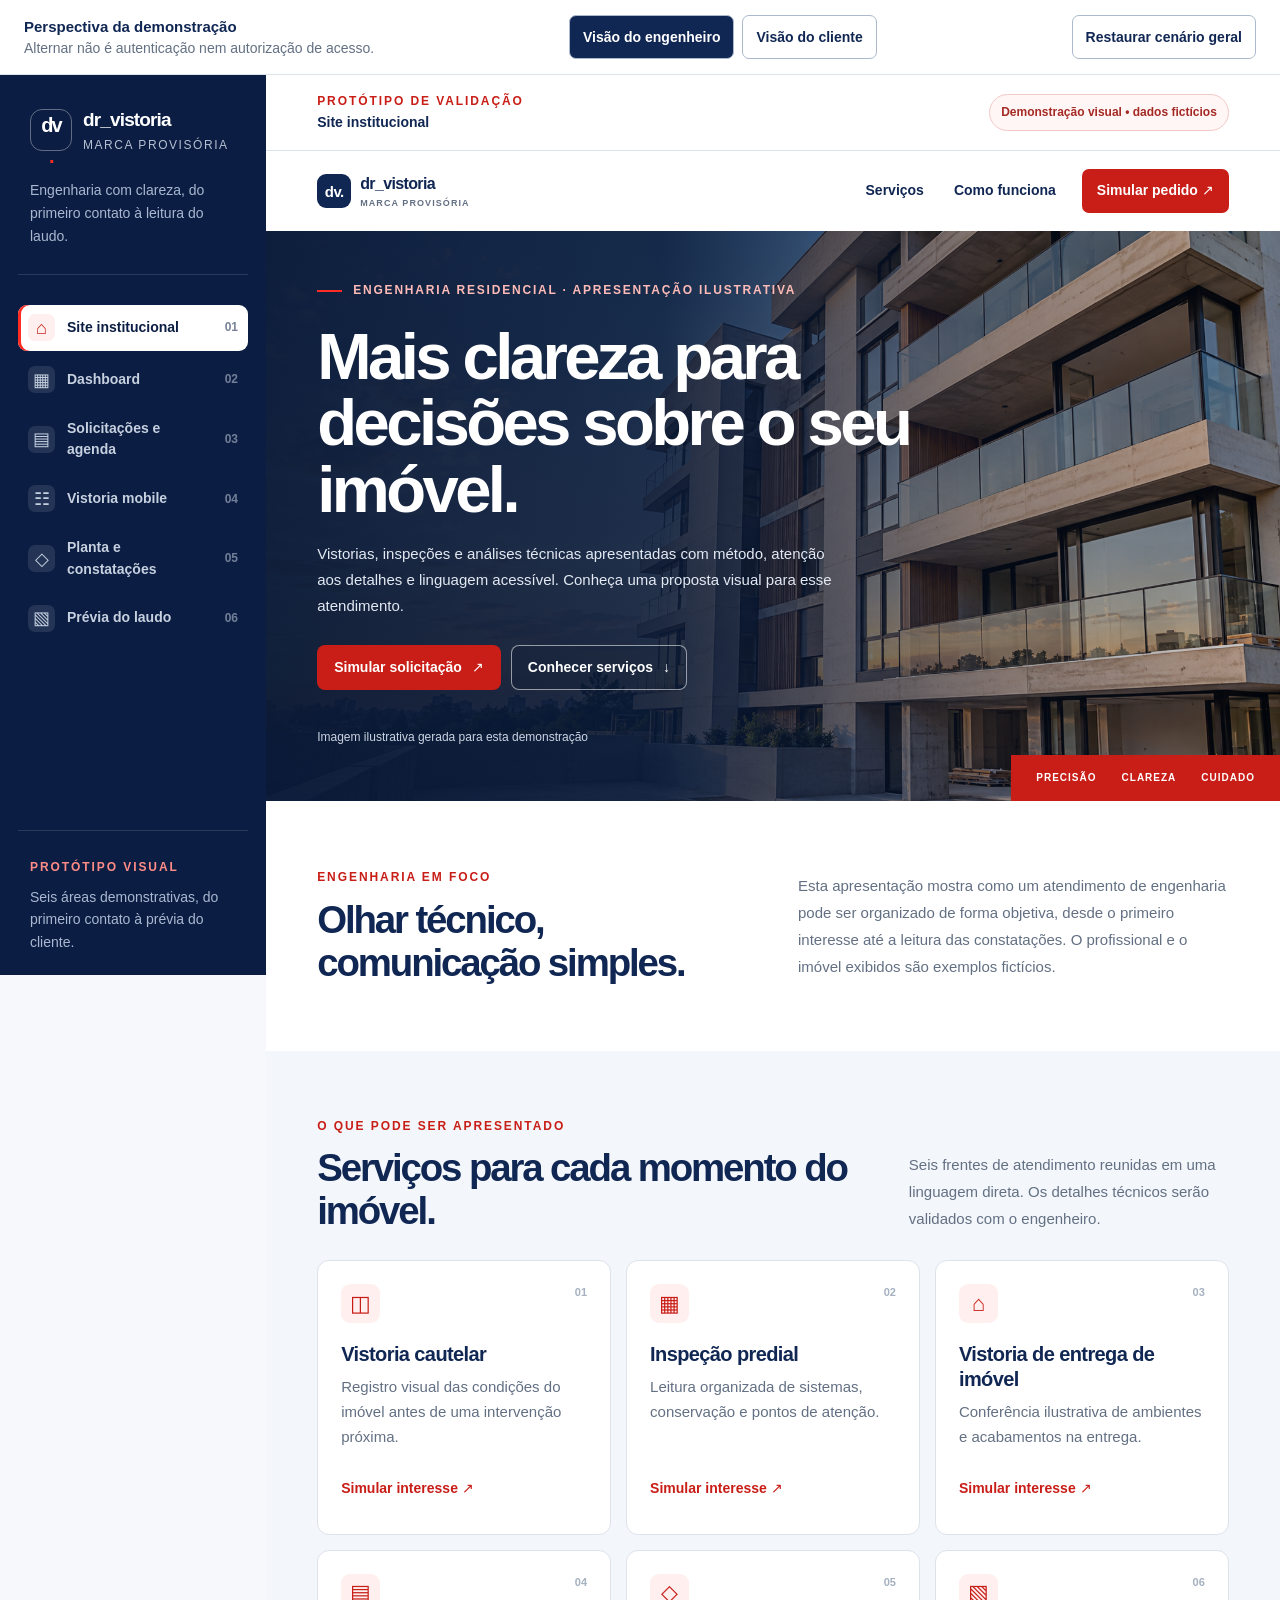
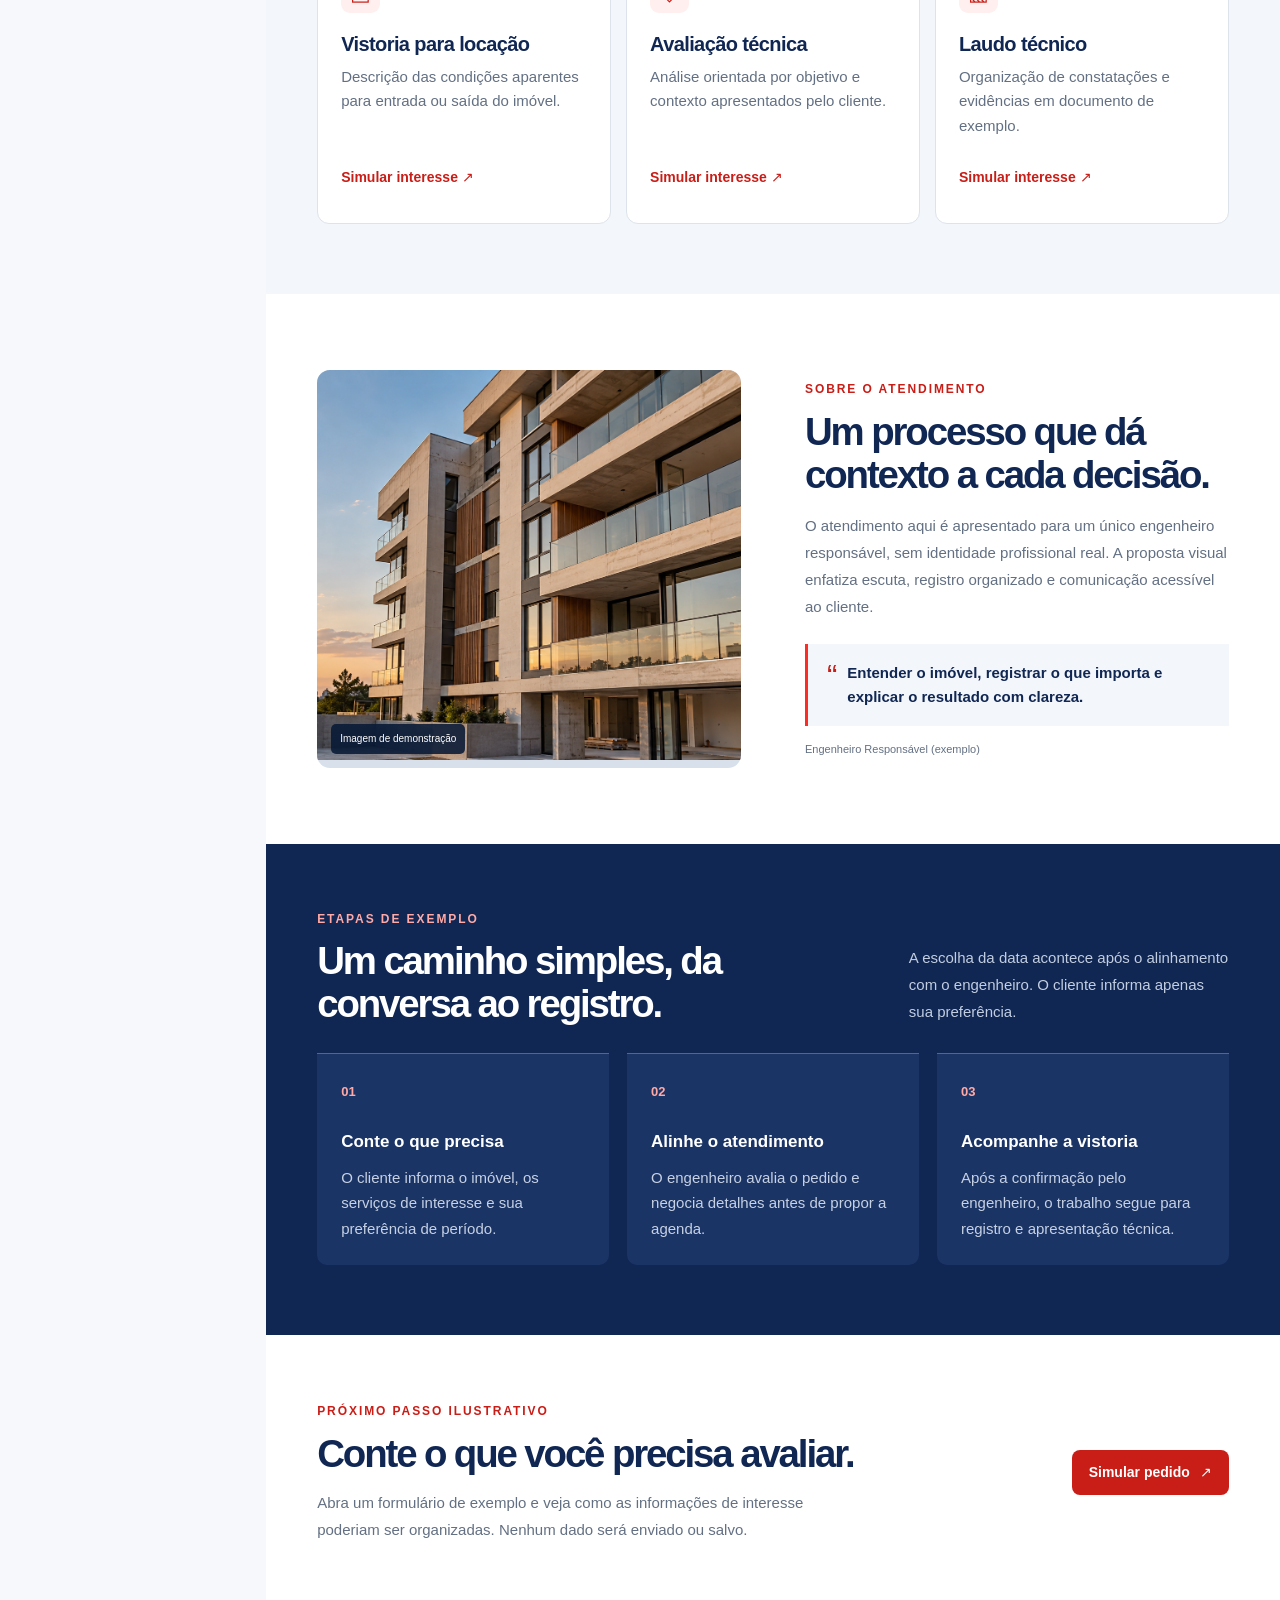
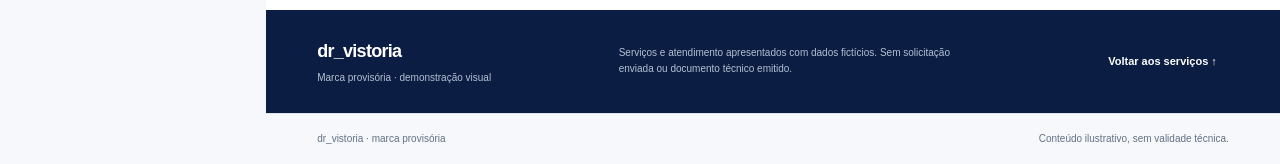
<file: prototype/index.html>
<!doctype html>
<html lang="pt-BR">
  <head>
    <meta charset="utf-8">
    <meta name="viewport" content="width=device-width, initial-scale=1">
    <meta name="theme-color" content="#102653">
    <meta name="description" content="Protótipo visual dr_vistoria para validação, com dados fictícios e interações simuladas.">
    <title>dr_vistoria — demonstração visual</title>
    <link rel="stylesheet" href="styles.css">
    <link rel="stylesheet" href="typography.css">
    <script src="data.js" defer></script>
    <script src="app.js" defer></script>
  </head>
  <body>
    <a class="skip-link" href="#conteudo">Ir para o conteúdo</a>
    <div class="perspective-bar" aria-label="Perspectiva demonstrativa">
      <div><strong>Perspectiva da demonstração</strong><span>Alternar não é autenticação nem autorização de acesso.</span></div>
      <div class="perspective-controls" role="group" aria-label="Escolher perspectiva"><button type="button" data-perspective="engineer" aria-pressed="true">Visão do engenheiro</button><button type="button" data-perspective="client" aria-pressed="false">Visão do cliente</button></div>
      <button type="button" id="restore-all">Restaurar cenário geral</button>
    </div>
    <div class="app-shell">
      <aside class="sidebar" id="sidebar" aria-label="Navegação principal">
        <div class="brand-block">
          <a class="brand" href="#site" aria-label="dr_vistoria, ir para Site institucional">
            <span class="brand-mark" aria-hidden="true">dv<span>.</span></span>
            <span><strong>dr_vistoria</strong><small>marca provisória</small></span>
          </a>
          <p class="brand-caption">Engenharia com clareza, do primeiro contato à leitura do laudo.</p>
        </div>
        <nav class="main-nav" aria-label="Áreas da demonstração" id="main-nav"></nav>
        <div class="sidebar-foot">
          <span class="sidebar-foot-label">Protótipo visual</span>
          <p>Seis áreas demonstrativas, do primeiro contato à prévia do cliente.</p>
        </div>
      </aside>

      <div class="workspace">
        <header class="topbar">
          <button class="menu-button" id="menu-button" type="button" aria-controls="sidebar" aria-expanded="false" aria-label="Abrir menu">
            <span aria-hidden="true">☰</span> <span>Menu</span>
          </button>
          <div class="topbar-title"><span class="eyebrow">Protótipo de validação</span><strong id="topbar-area">Site institucional</strong></div>
          <span class="demo-label">Demonstração visual <span aria-hidden="true">•</span> dados fictícios</span>
        </header>
        <main id="conteudo" tabindex="-1"></main>
        <footer class="page-footer"><span>dr_vistoria <span aria-hidden="true">·</span> marca provisória</span><span>Conteúdo ilustrativo, sem validade técnica.</span></footer>
      </div>
    </div>
  </body>
</html>
</file>
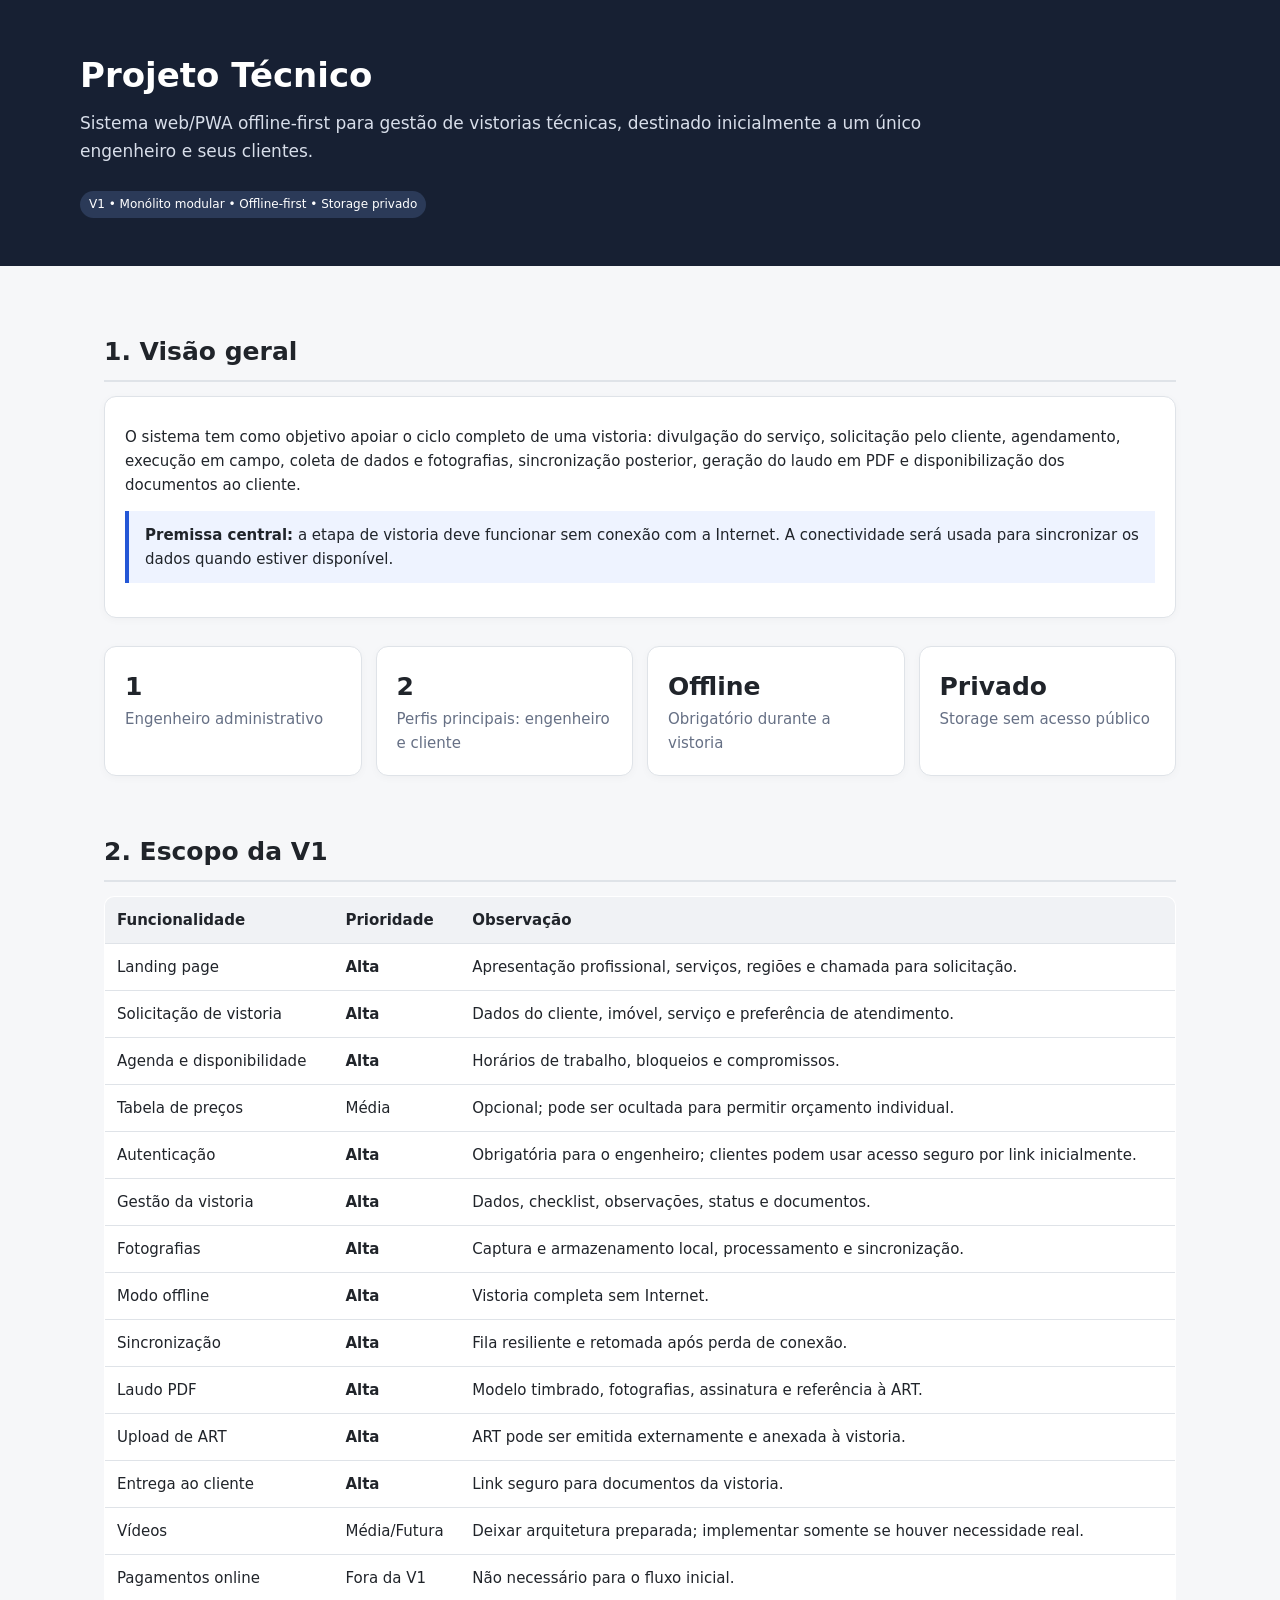
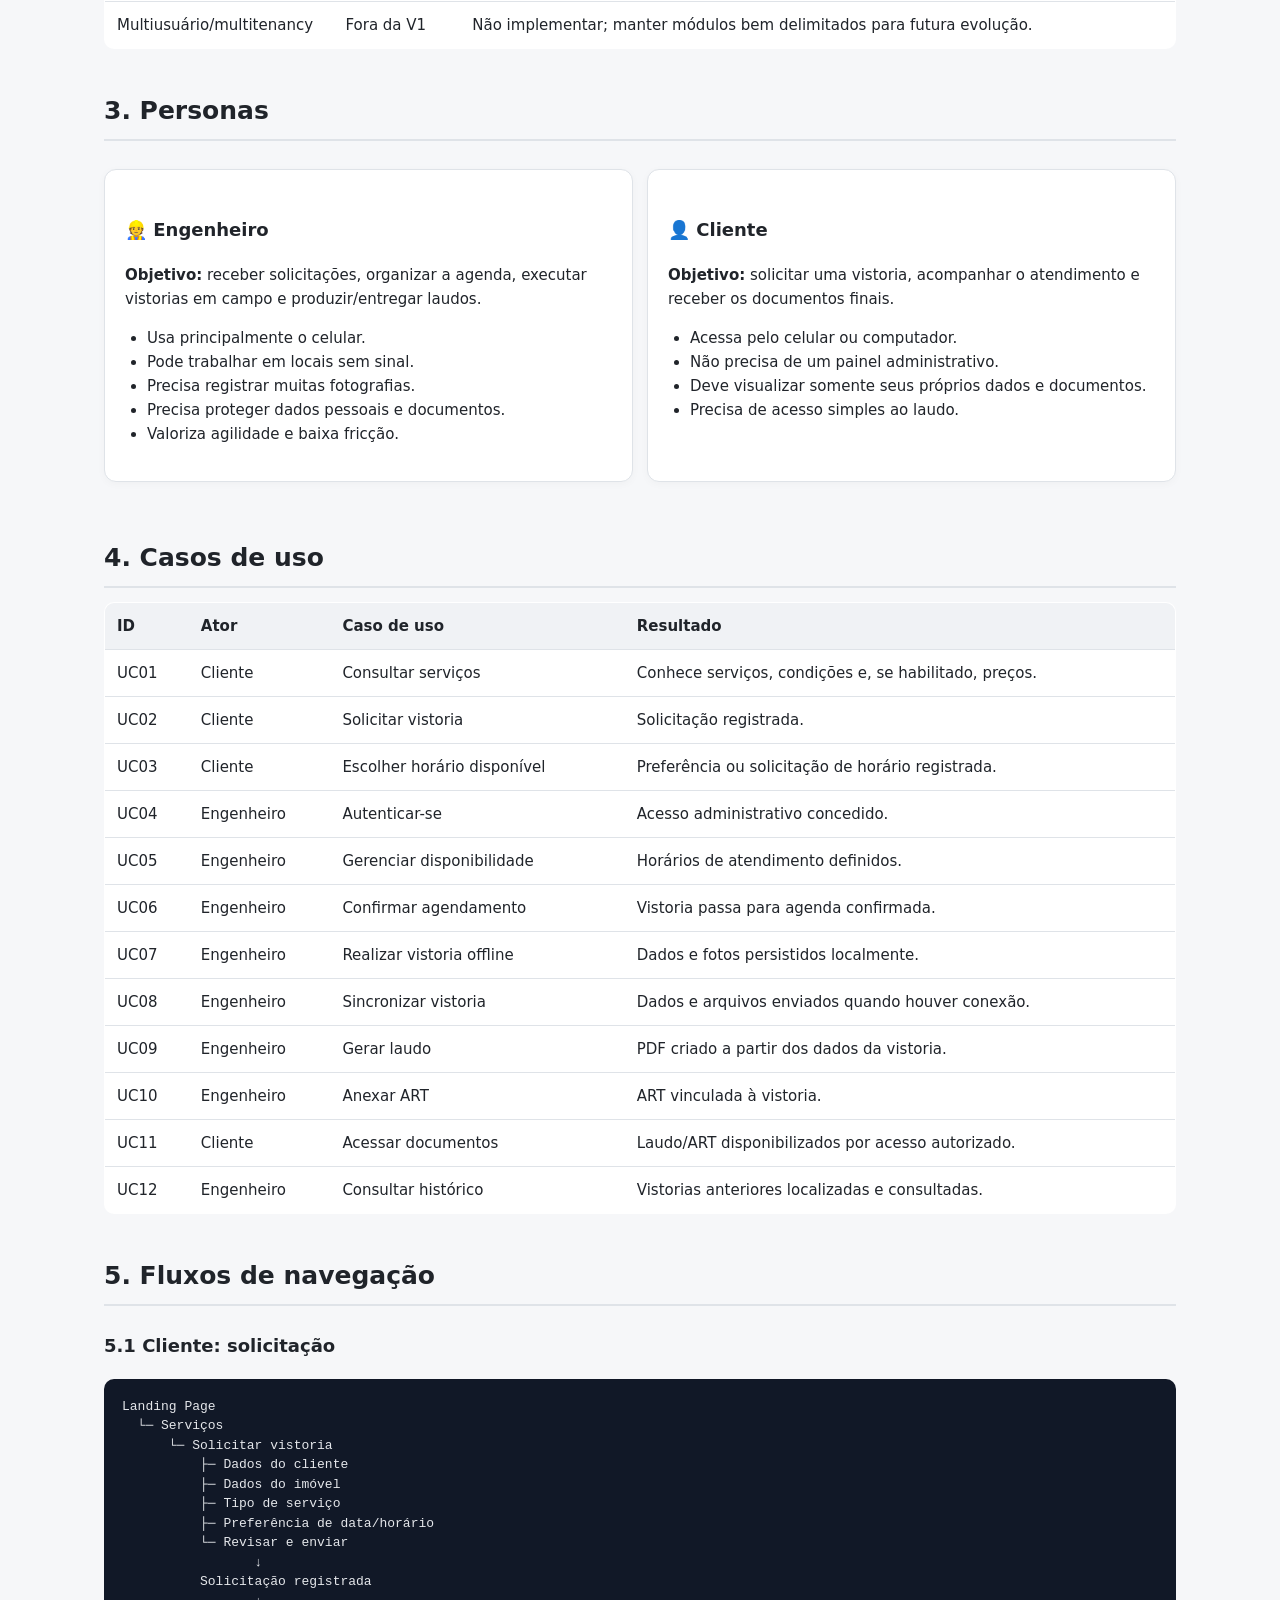
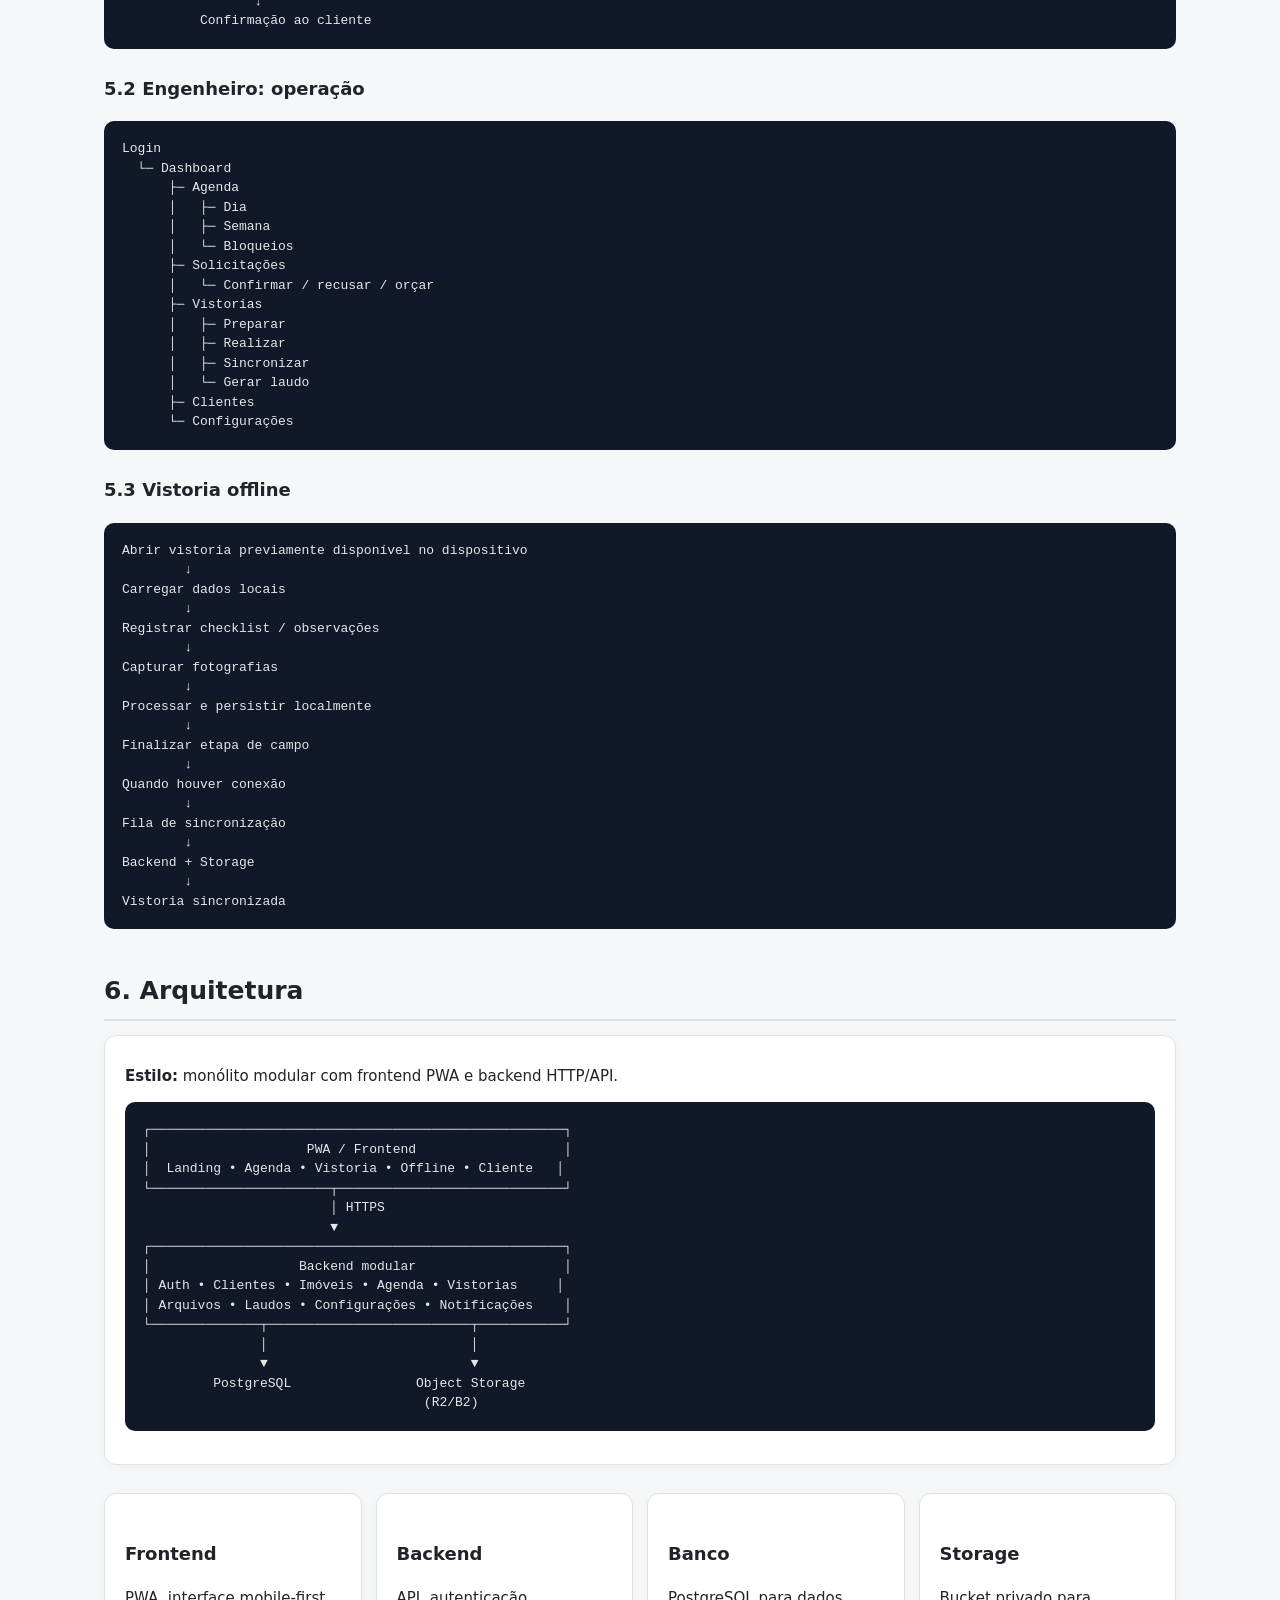
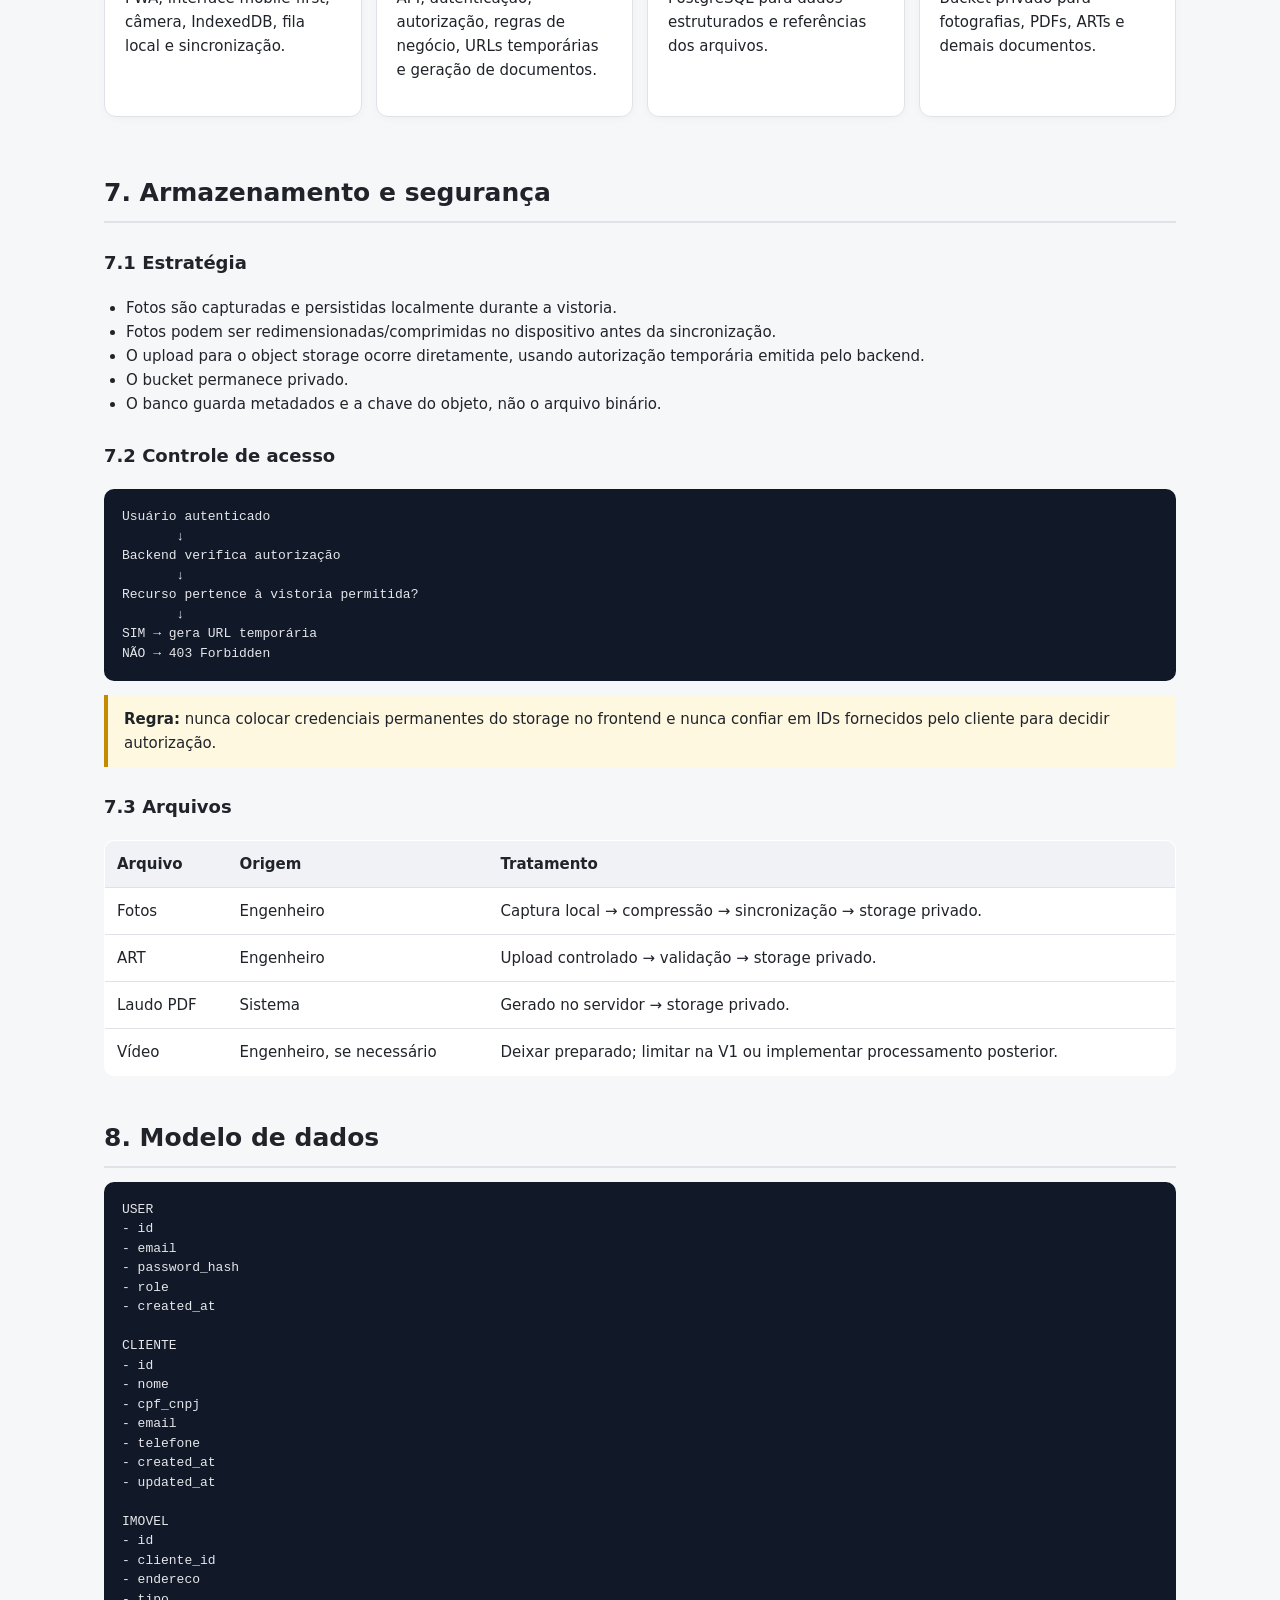
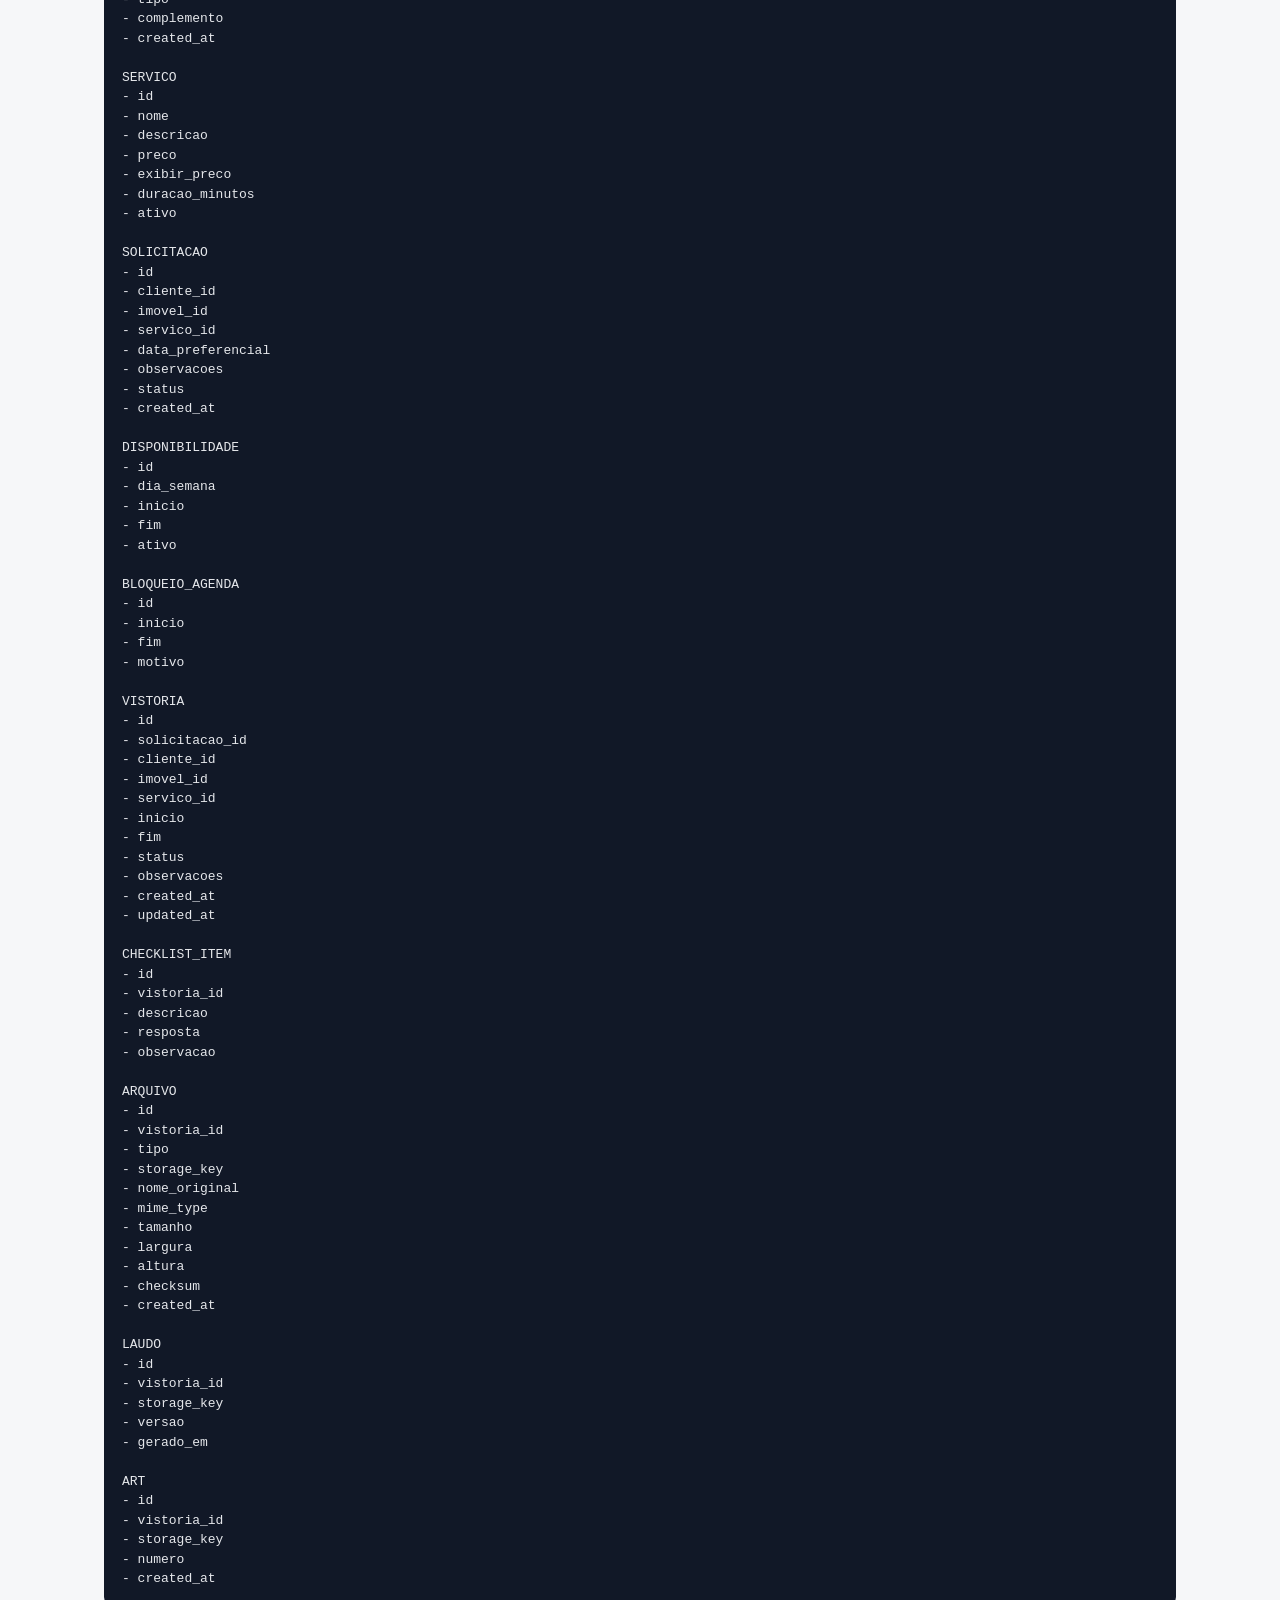
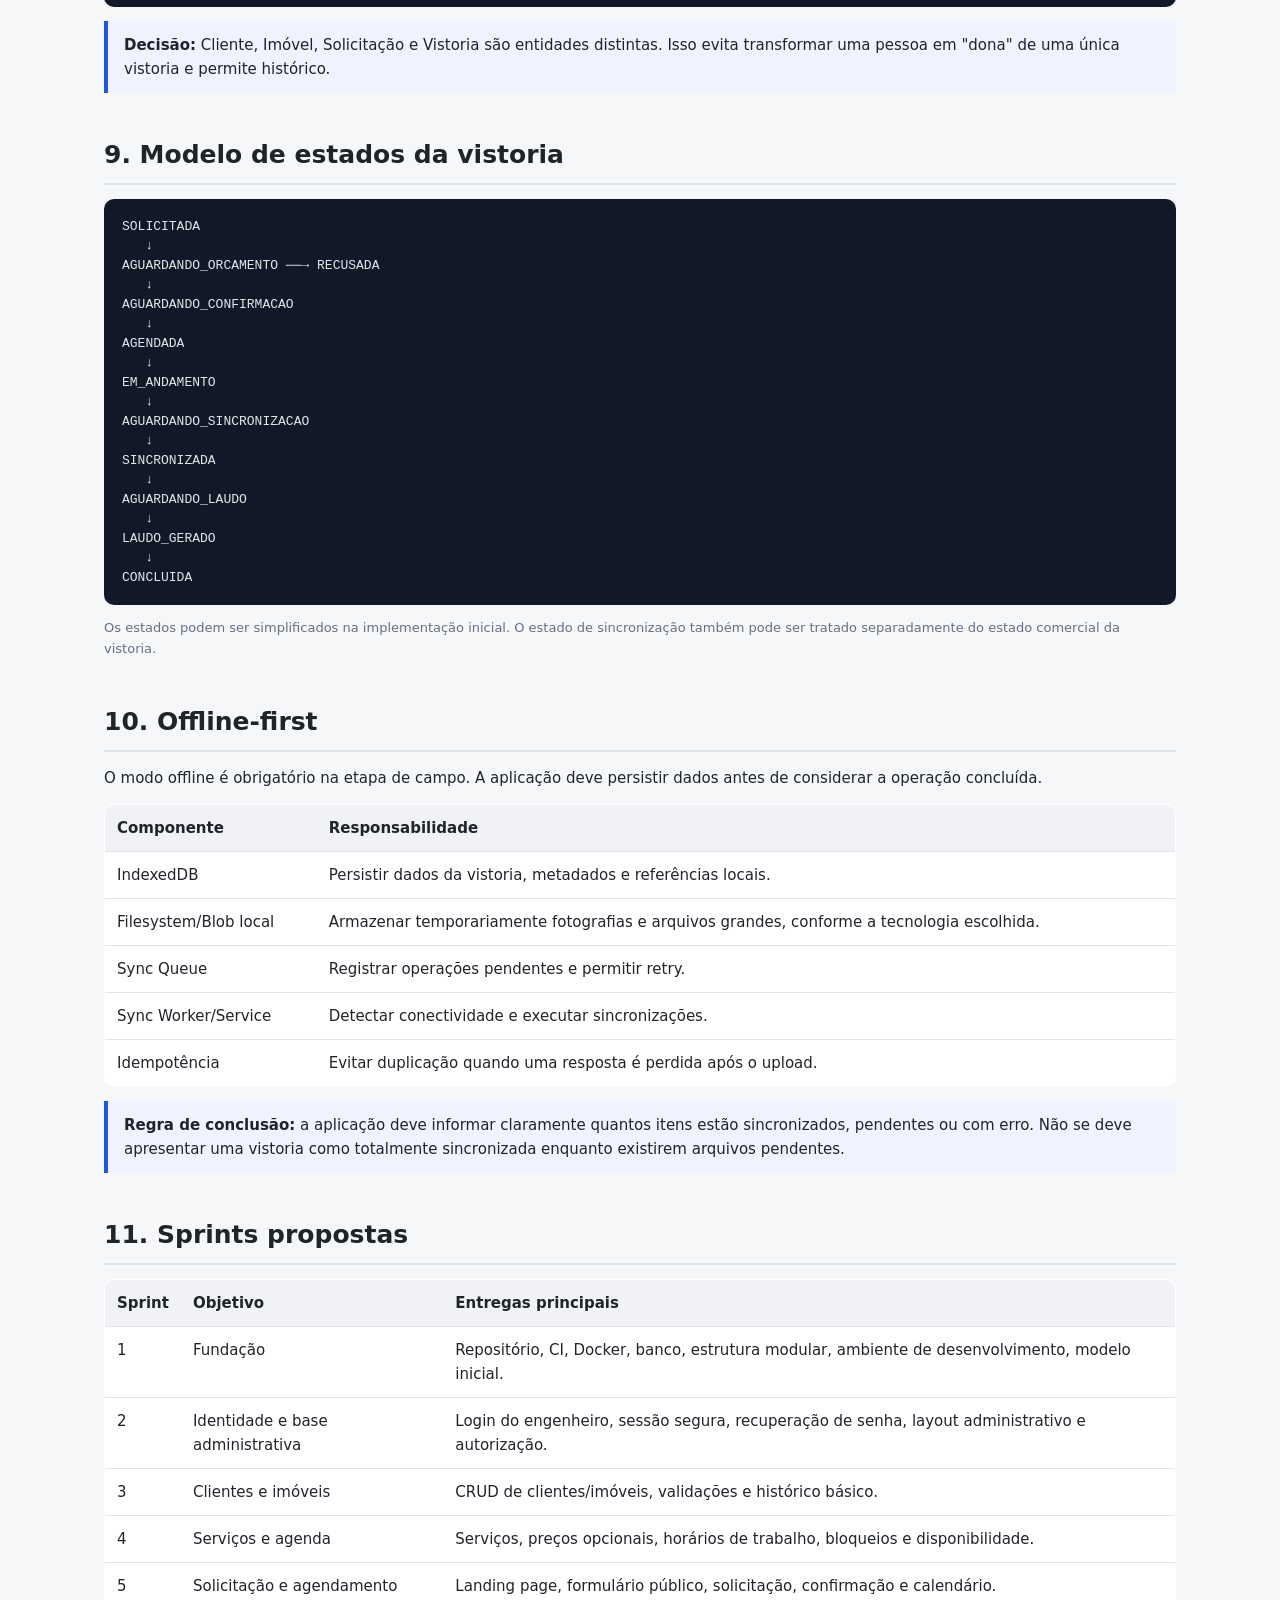
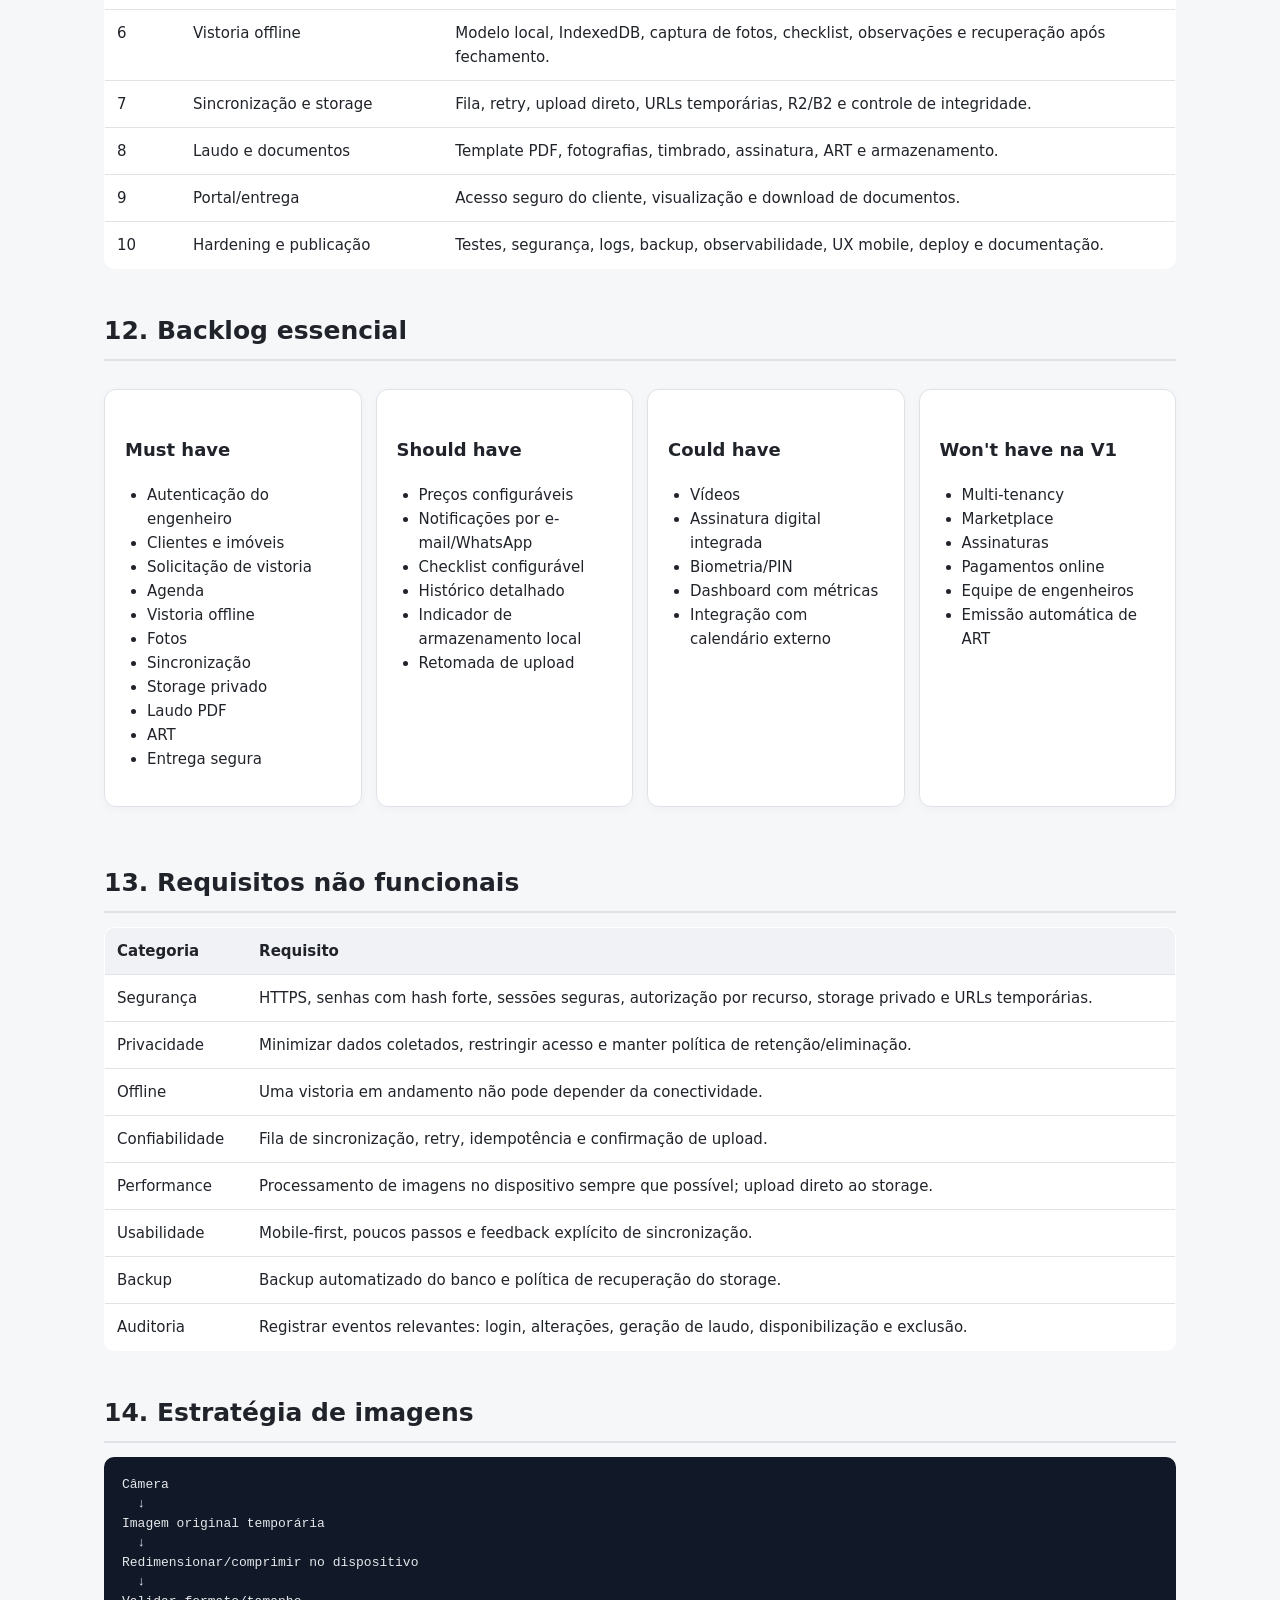
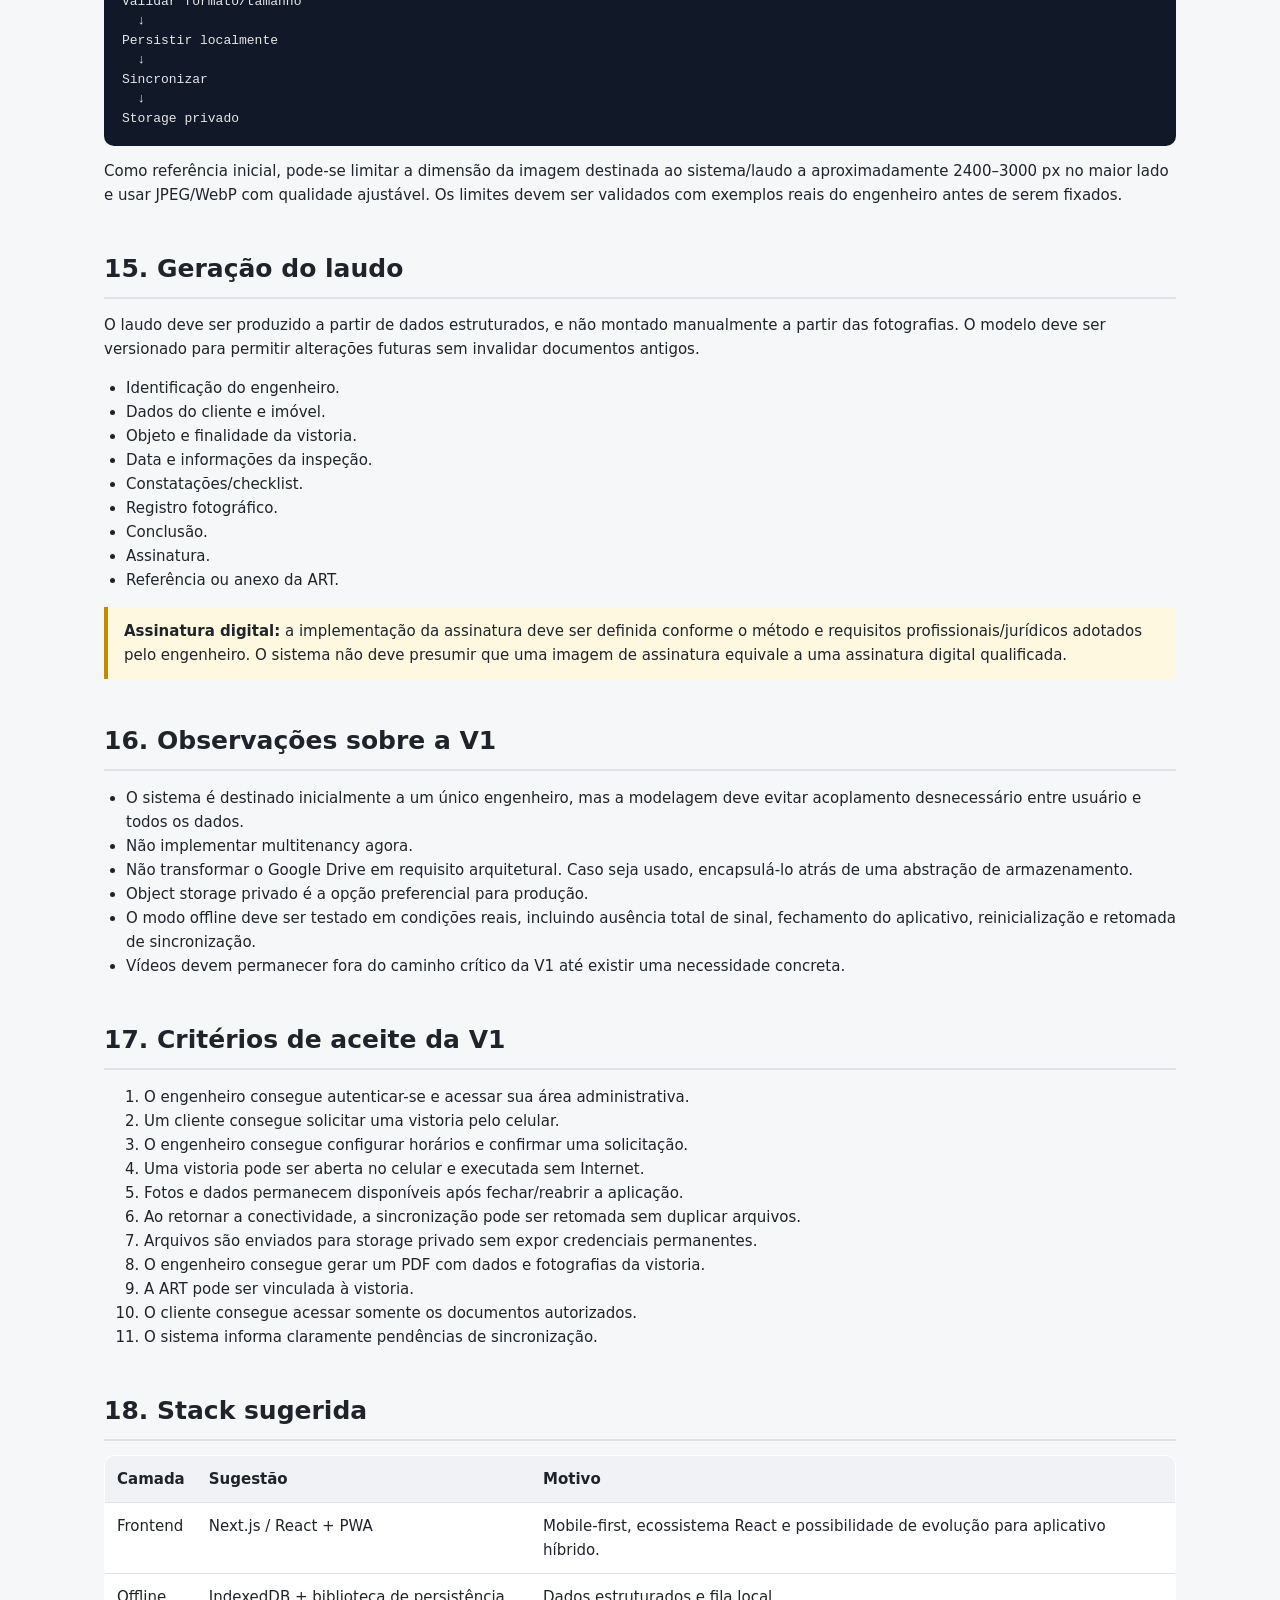
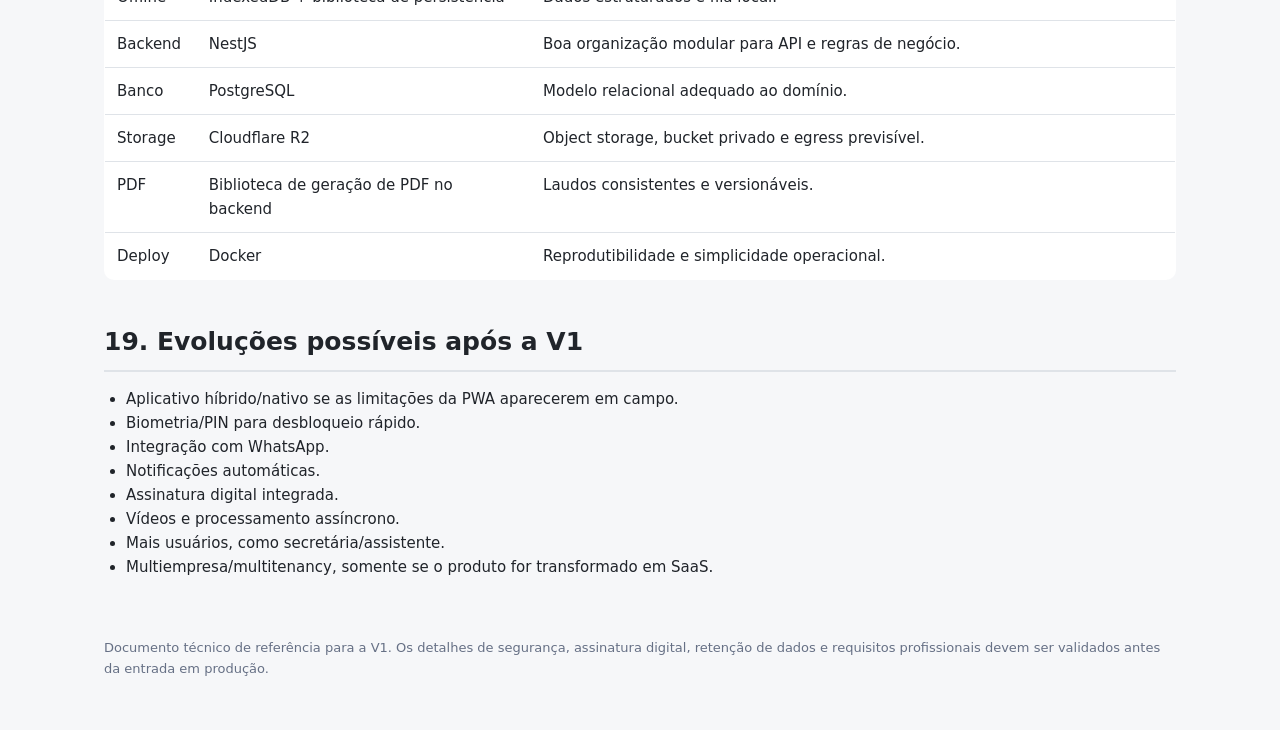
<file: docs/referencias/projeto-tecnico-sistema-vistorias.html>
<!DOCTYPE html>
<html lang="pt-BR">
<head>
<meta charset="utf-8">
<meta name="viewport" content="width=device-width, initial-scale=1">
<title>Projeto Técnico - Sistema de Vistorias</title>
<style>
:root{--bg:#f6f7f9;--card:#fff;--text:#20242a;--muted:#667085;--line:#dfe3e8;--accent:#2457d6;--soft:#eef3ff;--ok:#16794b;--warn:#9a6700}
*{box-sizing:border-box}
body{margin:0;background:var(--bg);color:var(--text);font:15px/1.6 system-ui,-apple-system,BlinkMacSystemFont,"Segoe UI",sans-serif}
header{background:#172033;color:#fff;padding:48px 24px}
header .wrap,main{max-width:1120px;margin:auto}
h1{font-size:34px;margin:0 0 8px}
h2{font-size:25px;margin:42px 0 14px;padding-bottom:8px;border-bottom:2px solid var(--line)}
h3{font-size:18px;margin-top:26px}
p{margin:8px 0 14px}
.lead{font-size:17px;color:#d8deea;max-width:850px}
.badge{display:inline-block;padding:4px 9px;border-radius:999px;background:#2b3a58;color:#fff;font-size:12px;margin-top:12px}
main{padding:24px}
.card{background:var(--card);border:1px solid var(--line);border-radius:12px;padding:20px;margin:14px 0;box-shadow:0 2px 8px rgba(0,0,0,.03)}
.grid{display:grid;grid-template-columns:repeat(auto-fit,minmax(240px,1fr));gap:14px}
.kpi strong{display:block;font-size:25px}
.kpi span{color:var(--muted)}
table{width:100%;border-collapse:collapse;background:var(--card);border:1px solid var(--line);border-radius:10px;overflow:hidden}
th,td{padding:11px 12px;border-bottom:1px solid var(--line);text-align:left;vertical-align:top}
th{background:#f0f2f5}
tr:last-child td{border-bottom:0}
code{background:#f0f2f5;padding:2px 5px;border-radius:4px}
pre{background:#111827;color:#e5e7eb;padding:18px;border-radius:10px;overflow:auto;font:13px/1.5 ui-monospace,SFMono-Regular,Menlo,monospace}
ul{padding-left:22px}
.note{border-left:4px solid var(--accent);background:var(--soft);padding:12px 16px;margin:14px 0}
.warning{border-left-color:#c58b00;background:#fff8e1}
.small{font-size:13px;color:var(--muted)}
.priority{font-weight:700}
footer{max-width:1120px;margin:20px auto 50px;padding:0 24px;color:var(--muted);font-size:13px}
@media print{body{background:#fff}header{padding:30px 0}.card,table{box-shadow:none}main{padding:0}h2{break-after:avoid}table,pre{break-inside:avoid}}
</style>
</head>
<body>
<header>
<div class="wrap">
<h1>Projeto Técnico</h1>
<p class="lead">Sistema web/PWA offline-first para gestão de vistorias técnicas, destinado inicialmente a um único engenheiro e seus clientes.</p>
<span class="badge">V1 • Monólito modular • Offline-first • Storage privado</span>
</div>
</header>

<main>
<section>
<h2>1. Visão geral</h2>
<div class="card">
<p>O sistema tem como objetivo apoiar o ciclo completo de uma vistoria: divulgação do serviço, solicitação pelo cliente, agendamento, execução em campo, coleta de dados e fotografias, sincronização posterior, geração do laudo em PDF e disponibilização dos documentos ao cliente.</p>
<div class="note"><strong>Premissa central:</strong> a etapa de vistoria deve funcionar sem conexão com a Internet. A conectividade será usada para sincronizar os dados quando estiver disponível.</div>
</div>
<div class="grid">
<div class="card kpi"><strong>1</strong><span>Engenheiro administrativo</span></div>
<div class="card kpi"><strong>2</strong><span>Perfis principais: engenheiro e cliente</span></div>
<div class="card kpi"><strong>Offline</strong><span>Obrigatório durante a vistoria</span></div>
<div class="card kpi"><strong>Privado</strong><span>Storage sem acesso público</span></div>
</div>
</section>

<section>
<h2>2. Escopo da V1</h2>
<table>
<tr><th>Funcionalidade</th><th>Prioridade</th><th>Observação</th></tr>
<tr><td>Landing page</td><td class="priority">Alta</td><td>Apresentação profissional, serviços, regiões e chamada para solicitação.</td></tr>
<tr><td>Solicitação de vistoria</td><td class="priority">Alta</td><td>Dados do cliente, imóvel, serviço e preferência de atendimento.</td></tr>
<tr><td>Agenda e disponibilidade</td><td class="priority">Alta</td><td>Horários de trabalho, bloqueios e compromissos.</td></tr>
<tr><td>Tabela de preços</td><td>Média</td><td>Opcional; pode ser ocultada para permitir orçamento individual.</td></tr>
<tr><td>Autenticação</td><td class="priority">Alta</td><td>Obrigatória para o engenheiro; clientes podem usar acesso seguro por link inicialmente.</td></tr>
<tr><td>Gestão da vistoria</td><td class="priority">Alta</td><td>Dados, checklist, observações, status e documentos.</td></tr>
<tr><td>Fotografias</td><td class="priority">Alta</td><td>Captura e armazenamento local, processamento e sincronização.</td></tr>
<tr><td>Modo offline</td><td class="priority">Alta</td><td>Vistoria completa sem Internet.</td></tr>
<tr><td>Sincronização</td><td class="priority">Alta</td><td>Fila resiliente e retomada após perda de conexão.</td></tr>
<tr><td>Laudo PDF</td><td class="priority">Alta</td><td>Modelo timbrado, fotografias, assinatura e referência à ART.</td></tr>
<tr><td>Upload de ART</td><td class="priority">Alta</td><td>ART pode ser emitida externamente e anexada à vistoria.</td></tr>
<tr><td>Entrega ao cliente</td><td class="priority">Alta</td><td>Link seguro para documentos da vistoria.</td></tr>
<tr><td>Vídeos</td><td>Média/Futura</td><td>Deixar arquitetura preparada; implementar somente se houver necessidade real.</td></tr>
<tr><td>Pagamentos online</td><td>Fora da V1</td><td>Não necessário para o fluxo inicial.</td></tr>
<tr><td>Multiusuário/multitenancy</td><td>Fora da V1</td><td>Não implementar; manter módulos bem delimitados para futura evolução.</td></tr>
</table>
</section>

<section>
<h2>3. Personas</h2>
<div class="grid">
<div class="card">
<h3>👷 Engenheiro</h3>
<p><strong>Objetivo:</strong> receber solicitações, organizar a agenda, executar vistorias em campo e produzir/entregar laudos.</p>
<ul><li>Usa principalmente o celular.</li><li>Pode trabalhar em locais sem sinal.</li><li>Precisa registrar muitas fotografias.</li><li>Precisa proteger dados pessoais e documentos.</li><li>Valoriza agilidade e baixa fricção.</li></ul>
</div>
<div class="card">
<h3>👤 Cliente</h3>
<p><strong>Objetivo:</strong> solicitar uma vistoria, acompanhar o atendimento e receber os documentos finais.</p>
<ul><li>Acessa pelo celular ou computador.</li><li>Não precisa de um painel administrativo.</li><li>Deve visualizar somente seus próprios dados e documentos.</li><li>Precisa de acesso simples ao laudo.</li></ul>
</div>
</div>
</section>

<section>
<h2>4. Casos de uso</h2>
<table>
<tr><th>ID</th><th>Ator</th><th>Caso de uso</th><th>Resultado</th></tr>
<tr><td>UC01</td><td>Cliente</td><td>Consultar serviços</td><td>Conhece serviços, condições e, se habilitado, preços.</td></tr>
<tr><td>UC02</td><td>Cliente</td><td>Solicitar vistoria</td><td>Solicitação registrada.</td></tr>
<tr><td>UC03</td><td>Cliente</td><td>Escolher horário disponível</td><td>Preferência ou solicitação de horário registrada.</td></tr>
<tr><td>UC04</td><td>Engenheiro</td><td>Autenticar-se</td><td>Acesso administrativo concedido.</td></tr>
<tr><td>UC05</td><td>Engenheiro</td><td>Gerenciar disponibilidade</td><td>Horários de atendimento definidos.</td></tr>
<tr><td>UC06</td><td>Engenheiro</td><td>Confirmar agendamento</td><td>Vistoria passa para agenda confirmada.</td></tr>
<tr><td>UC07</td><td>Engenheiro</td><td>Realizar vistoria offline</td><td>Dados e fotos persistidos localmente.</td></tr>
<tr><td>UC08</td><td>Engenheiro</td><td>Sincronizar vistoria</td><td>Dados e arquivos enviados quando houver conexão.</td></tr>
<tr><td>UC09</td><td>Engenheiro</td><td>Gerar laudo</td><td>PDF criado a partir dos dados da vistoria.</td></tr>
<tr><td>UC10</td><td>Engenheiro</td><td>Anexar ART</td><td>ART vinculada à vistoria.</td></tr>
<tr><td>UC11</td><td>Cliente</td><td>Acessar documentos</td><td>Laudo/ART disponibilizados por acesso autorizado.</td></tr>
<tr><td>UC12</td><td>Engenheiro</td><td>Consultar histórico</td><td>Vistorias anteriores localizadas e consultadas.</td></tr>
</table>
</section>

<section>
<h2>5. Fluxos de navegação</h2>
<h3>5.1 Cliente: solicitação</h3>
<pre>
Landing Page
  └─ Serviços
      └─ Solicitar vistoria
          ├─ Dados do cliente
          ├─ Dados do imóvel
          ├─ Tipo de serviço
          ├─ Preferência de data/horário
          └─ Revisar e enviar
                 ↓
          Solicitação registrada
                 ↓
          Confirmação ao cliente
</pre>
<h3>5.2 Engenheiro: operação</h3>
<pre>
Login
  └─ Dashboard
      ├─ Agenda
      │   ├─ Dia
      │   ├─ Semana
      │   └─ Bloqueios
      ├─ Solicitações
      │   └─ Confirmar / recusar / orçar
      ├─ Vistorias
      │   ├─ Preparar
      │   ├─ Realizar
      │   ├─ Sincronizar
      │   └─ Gerar laudo
      ├─ Clientes
      └─ Configurações
</pre>
<h3>5.3 Vistoria offline</h3>
<pre>
Abrir vistoria previamente disponível no dispositivo
        ↓
Carregar dados locais
        ↓
Registrar checklist / observações
        ↓
Capturar fotografias
        ↓
Processar e persistir localmente
        ↓
Finalizar etapa de campo
        ↓
Quando houver conexão
        ↓
Fila de sincronização
        ↓
Backend + Storage
        ↓
Vistoria sincronizada
</pre>
</section>

<section>
<h2>6. Arquitetura</h2>
<div class="card">
<p><strong>Estilo:</strong> monólito modular com frontend PWA e backend HTTP/API.</p>
<pre>
┌─────────────────────────────────────────────────────┐
│                    PWA / Frontend                   │
│  Landing • Agenda • Vistoria • Offline • Cliente   │
└───────────────────────┬─────────────────────────────┘
                        │ HTTPS
                        ▼
┌─────────────────────────────────────────────────────┐
│                   Backend modular                   │
│ Auth • Clientes • Imóveis • Agenda • Vistorias     │
│ Arquivos • Laudos • Configurações • Notificações    │
└──────────────┬──────────────────────────┬───────────┘
               │                          │
               ▼                          ▼
         PostgreSQL                Object Storage
                                    (R2/B2)
</pre>
</div>
<div class="grid">
<div class="card"><h3>Frontend</h3><p>PWA, interface mobile-first, câmera, IndexedDB, fila local e sincronização.</p></div>
<div class="card"><h3>Backend</h3><p>API, autenticação, autorização, regras de negócio, URLs temporárias e geração de documentos.</p></div>
<div class="card"><h3>Banco</h3><p>PostgreSQL para dados estruturados e referências dos arquivos.</p></div>
<div class="card"><h3>Storage</h3><p>Bucket privado para fotografias, PDFs, ARTs e demais documentos.</p></div>
</div>
</section>

<section>
<h2>7. Armazenamento e segurança</h2>
<h3>7.1 Estratégia</h3>
<ul>
<li>Fotos são capturadas e persistidas localmente durante a vistoria.</li>
<li>Fotos podem ser redimensionadas/comprimidas no dispositivo antes da sincronização.</li>
<li>O upload para o object storage ocorre diretamente, usando autorização temporária emitida pelo backend.</li>
<li>O bucket permanece privado.</li>
<li>O banco guarda metadados e a chave do objeto, não o arquivo binário.</li>
</ul>
<h3>7.2 Controle de acesso</h3>
<pre>
Usuário autenticado
       ↓
Backend verifica autorização
       ↓
Recurso pertence à vistoria permitida?
       ↓
SIM → gera URL temporária
NÃO → 403 Forbidden
</pre>
<div class="note warning"><strong>Regra:</strong> nunca colocar credenciais permanentes do storage no frontend e nunca confiar em IDs fornecidos pelo cliente para decidir autorização.</div>
<h3>7.3 Arquivos</h3>
<table>
<tr><th>Arquivo</th><th>Origem</th><th>Tratamento</th></tr>
<tr><td>Fotos</td><td>Engenheiro</td><td>Captura local → compressão → sincronização → storage privado.</td></tr>
<tr><td>ART</td><td>Engenheiro</td><td>Upload controlado → validação → storage privado.</td></tr>
<tr><td>Laudo PDF</td><td>Sistema</td><td>Gerado no servidor → storage privado.</td></tr>
<tr><td>Vídeo</td><td>Engenheiro, se necessário</td><td>Deixar preparado; limitar na V1 ou implementar processamento posterior.</td></tr>
</table>
</section>

<section>
<h2>8. Modelo de dados</h2>
<pre>
USER
- id
- email
- password_hash
- role
- created_at

CLIENTE
- id
- nome
- cpf_cnpj
- email
- telefone
- created_at
- updated_at

IMOVEL
- id
- cliente_id
- endereco
- tipo
- complemento
- created_at

SERVICO
- id
- nome
- descricao
- preco
- exibir_preco
- duracao_minutos
- ativo

SOLICITACAO
- id
- cliente_id
- imovel_id
- servico_id
- data_preferencial
- observacoes
- status
- created_at

DISPONIBILIDADE
- id
- dia_semana
- inicio
- fim
- ativo

BLOQUEIO_AGENDA
- id
- inicio
- fim
- motivo

VISTORIA
- id
- solicitacao_id
- cliente_id
- imovel_id
- servico_id
- inicio
- fim
- status
- observacoes
- created_at
- updated_at

CHECKLIST_ITEM
- id
- vistoria_id
- descricao
- resposta
- observacao

ARQUIVO
- id
- vistoria_id
- tipo
- storage_key
- nome_original
- mime_type
- tamanho
- largura
- altura
- checksum
- created_at

LAUDO
- id
- vistoria_id
- storage_key
- versao
- gerado_em

ART
- id
- vistoria_id
- storage_key
- numero
- created_at
</pre>
<div class="note"><strong>Decisão:</strong> Cliente, Imóvel, Solicitação e Vistoria são entidades distintas. Isso evita transformar uma pessoa em "dona" de uma única vistoria e permite histórico.</div>
</section>

<section>
<h2>9. Modelo de estados da vistoria</h2>
<pre>
SOLICITADA
   ↓
AGUARDANDO_ORCAMENTO ──→ RECUSADA
   ↓
AGUARDANDO_CONFIRMACAO
   ↓
AGENDADA
   ↓
EM_ANDAMENTO
   ↓
AGUARDANDO_SINCRONIZACAO
   ↓
SINCRONIZADA
   ↓
AGUARDANDO_LAUDO
   ↓
LAUDO_GERADO
   ↓
CONCLUIDA
</pre>
<p class="small">Os estados podem ser simplificados na implementação inicial. O estado de sincronização também pode ser tratado separadamente do estado comercial da vistoria.</p>
</section>

<section>
<h2>10. Offline-first</h2>
<p>O modo offline é obrigatório na etapa de campo. A aplicação deve persistir dados antes de considerar a operação concluída.</p>
<table>
<tr><th>Componente</th><th>Responsabilidade</th></tr>
<tr><td>IndexedDB</td><td>Persistir dados da vistoria, metadados e referências locais.</td></tr>
<tr><td>Filesystem/Blob local</td><td>Armazenar temporariamente fotografias e arquivos grandes, conforme a tecnologia escolhida.</td></tr>
<tr><td>Sync Queue</td><td>Registrar operações pendentes e permitir retry.</td></tr>
<tr><td>Sync Worker/Service</td><td>Detectar conectividade e executar sincronizações.</td></tr>
<tr><td>Idempotência</td><td>Evitar duplicação quando uma resposta é perdida após o upload.</td></tr>
</table>
<div class="note"><strong>Regra de conclusão:</strong> a aplicação deve informar claramente quantos itens estão sincronizados, pendentes ou com erro. Não se deve apresentar uma vistoria como totalmente sincronizada enquanto existirem arquivos pendentes.</div>
</section>

<section>
<h2>11. Sprints propostas</h2>
<table>
<tr><th>Sprint</th><th>Objetivo</th><th>Entregas principais</th></tr>
<tr><td>1</td><td>Fundação</td><td>Repositório, CI, Docker, banco, estrutura modular, ambiente de desenvolvimento, modelo inicial.</td></tr>
<tr><td>2</td><td>Identidade e base administrativa</td><td>Login do engenheiro, sessão segura, recuperação de senha, layout administrativo e autorização.</td></tr>
<tr><td>3</td><td>Clientes e imóveis</td><td>CRUD de clientes/imóveis, validações e histórico básico.</td></tr>
<tr><td>4</td><td>Serviços e agenda</td><td>Serviços, preços opcionais, horários de trabalho, bloqueios e disponibilidade.</td></tr>
<tr><td>5</td><td>Solicitação e agendamento</td><td>Landing page, formulário público, solicitação, confirmação e calendário.</td></tr>
<tr><td>6</td><td>Vistoria offline</td><td>Modelo local, IndexedDB, captura de fotos, checklist, observações e recuperação após fechamento.</td></tr>
<tr><td>7</td><td>Sincronização e storage</td><td>Fila, retry, upload direto, URLs temporárias, R2/B2 e controle de integridade.</td></tr>
<tr><td>8</td><td>Laudo e documentos</td><td>Template PDF, fotografias, timbrado, assinatura, ART e armazenamento.</td></tr>
<tr><td>9</td><td>Portal/entrega</td><td>Acesso seguro do cliente, visualização e download de documentos.</td></tr>
<tr><td>10</td><td>Hardening e publicação</td><td>Testes, segurança, logs, backup, observabilidade, UX mobile, deploy e documentação.</td></tr>
</table>
</section>

<section>
<h2>12. Backlog essencial</h2>
<div class="grid">
<div class="card"><h3>Must have</h3><ul><li>Autenticação do engenheiro</li><li>Clientes e imóveis</li><li>Solicitação de vistoria</li><li>Agenda</li><li>Vistoria offline</li><li>Fotos</li><li>Sincronização</li><li>Storage privado</li><li>Laudo PDF</li><li>ART</li><li>Entrega segura</li></ul></div>
<div class="card"><h3>Should have</h3><ul><li>Preços configuráveis</li><li>Notificações por e-mail/WhatsApp</li><li>Checklist configurável</li><li>Histórico detalhado</li><li>Indicador de armazenamento local</li><li>Retomada de upload</li></ul></div>
<div class="card"><h3>Could have</h3><ul><li>Vídeos</li><li>Assinatura digital integrada</li><li>Biometria/PIN</li><li>Dashboard com métricas</li><li>Integração com calendário externo</li></ul></div>
<div class="card"><h3>Won't have na V1</h3><ul><li>Multi-tenancy</li><li>Marketplace</li><li>Assinaturas</li><li>Pagamentos online</li><li>Equipe de engenheiros</li><li>Emissão automática de ART</li></ul></div>
</div>
</section>

<section>
<h2>13. Requisitos não funcionais</h2>
<table>
<tr><th>Categoria</th><th>Requisito</th></tr>
<tr><td>Segurança</td><td>HTTPS, senhas com hash forte, sessões seguras, autorização por recurso, storage privado e URLs temporárias.</td></tr>
<tr><td>Privacidade</td><td>Minimizar dados coletados, restringir acesso e manter política de retenção/eliminação.</td></tr>
<tr><td>Offline</td><td>Uma vistoria em andamento não pode depender da conectividade.</td></tr>
<tr><td>Confiabilidade</td><td>Fila de sincronização, retry, idempotência e confirmação de upload.</td></tr>
<tr><td>Performance</td><td>Processamento de imagens no dispositivo sempre que possível; upload direto ao storage.</td></tr>
<tr><td>Usabilidade</td><td>Mobile-first, poucos passos e feedback explícito de sincronização.</td></tr>
<tr><td>Backup</td><td>Backup automatizado do banco e política de recuperação do storage.</td></tr>
<tr><td>Auditoria</td><td>Registrar eventos relevantes: login, alterações, geração de laudo, disponibilização e exclusão.</td></tr>
</table>
</section>

<section>
<h2>14. Estratégia de imagens</h2>
<pre>
Câmera
  ↓
Imagem original temporária
  ↓
Redimensionar/comprimir no dispositivo
  ↓
Validar formato/tamanho
  ↓
Persistir localmente
  ↓
Sincronizar
  ↓
Storage privado
</pre>
<p>Como referência inicial, pode-se limitar a dimensão da imagem destinada ao sistema/laudo a aproximadamente 2400–3000 px no maior lado e usar JPEG/WebP com qualidade ajustável. Os limites devem ser validados com exemplos reais do engenheiro antes de serem fixados.</p>
</section>

<section>
<h2>15. Geração do laudo</h2>
<p>O laudo deve ser produzido a partir de dados estruturados, e não montado manualmente a partir das fotografias. O modelo deve ser versionado para permitir alterações futuras sem invalidar documentos antigos.</p>
<ul>
<li>Identificação do engenheiro.</li>
<li>Dados do cliente e imóvel.</li>
<li>Objeto e finalidade da vistoria.</li>
<li>Data e informações da inspeção.</li>
<li>Constatações/checklist.</li>
<li>Registro fotográfico.</li>
<li>Conclusão.</li>
<li>Assinatura.</li>
<li>Referência ou anexo da ART.</li>
</ul>
<div class="note warning"><strong>Assinatura digital:</strong> a implementação da assinatura deve ser definida conforme o método e requisitos profissionais/jurídicos adotados pelo engenheiro. O sistema não deve presumir que uma imagem de assinatura equivale a uma assinatura digital qualificada.</div>
</section>

<section>
<h2>16. Observações sobre a V1</h2>
<ul>
<li>O sistema é destinado inicialmente a um único engenheiro, mas a modelagem deve evitar acoplamento desnecessário entre usuário e todos os dados.</li>
<li>Não implementar multitenancy agora.</li>
<li>Não transformar o Google Drive em requisito arquitetural. Caso seja usado, encapsulá-lo atrás de uma abstração de armazenamento.</li>
<li>Object storage privado é a opção preferencial para produção.</li>
<li>O modo offline deve ser testado em condições reais, incluindo ausência total de sinal, fechamento do aplicativo, reinicialização e retomada de sincronização.</li>
<li>Vídeos devem permanecer fora do caminho crítico da V1 até existir uma necessidade concreta.</li>
</ul>
</section>

<section>
<h2>17. Critérios de aceite da V1</h2>
<ol>
<li>O engenheiro consegue autenticar-se e acessar sua área administrativa.</li>
<li>Um cliente consegue solicitar uma vistoria pelo celular.</li>
<li>O engenheiro consegue configurar horários e confirmar uma solicitação.</li>
<li>Uma vistoria pode ser aberta no celular e executada sem Internet.</li>
<li>Fotos e dados permanecem disponíveis após fechar/reabrir a aplicação.</li>
<li>Ao retornar a conectividade, a sincronização pode ser retomada sem duplicar arquivos.</li>
<li>Arquivos são enviados para storage privado sem expor credenciais permanentes.</li>
<li>O engenheiro consegue gerar um PDF com dados e fotografias da vistoria.</li>
<li>A ART pode ser vinculada à vistoria.</li>
<li>O cliente consegue acessar somente os documentos autorizados.</li>
<li>O sistema informa claramente pendências de sincronização.</li>
</ol>
</section>

<section>
<h2>18. Stack sugerida</h2>
<table>
<tr><th>Camada</th><th>Sugestão</th><th>Motivo</th></tr>
<tr><td>Frontend</td><td>Next.js / React + PWA</td><td>Mobile-first, ecossistema React e possibilidade de evolução para aplicativo híbrido.</td></tr>
<tr><td>Offline</td><td>IndexedDB + biblioteca de persistência</td><td>Dados estruturados e fila local.</td></tr>
<tr><td>Backend</td><td>NestJS</td><td>Boa organização modular para API e regras de negócio.</td></tr>
<tr><td>Banco</td><td>PostgreSQL</td><td>Modelo relacional adequado ao domínio.</td></tr>
<tr><td>Storage</td><td>Cloudflare R2</td><td>Object storage, bucket privado e egress previsível.</td></tr>
<tr><td>PDF</td><td>Biblioteca de geração de PDF no backend</td><td>Laudos consistentes e versionáveis.</td></tr>
<tr><td>Deploy</td><td>Docker</td><td>Reprodutibilidade e simplicidade operacional.</td></tr>
</table>
</section>

<section>
<h2>19. Evoluções possíveis após a V1</h2>
<ul>
<li>Aplicativo híbrido/nativo se as limitações da PWA aparecerem em campo.</li>
<li>Biometria/PIN para desbloqueio rápido.</li>
<li>Integração com WhatsApp.</li>
<li>Notificações automáticas.</li>
<li>Assinatura digital integrada.</li>
<li>Vídeos e processamento assíncrono.</li>
<li>Mais usuários, como secretária/assistente.</li>
<li>Multiempresa/multitenancy, somente se o produto for transformado em SaaS.</li>
</ul>
</section>
</main>
<footer>
Documento técnico de referência para a V1. Os detalhes de segurança, assinatura digital, retenção de dados e requisitos profissionais devem ser validados antes da entrada em produção.
</footer>
</body>
</html>
</file>
<file: prototype/styles.css>
/* Tokens */
:root{color-scheme:light;--navy:#102653;--navy-deep:#0b1d43;--accent:#ff2c23;--accent-dark:#c91d17;--ink:#27313e;--muted:#637083;--line:#dde3eb;--surface:#f6f8fb;--white:#fff;--shadow:0 18px 50px rgba(16,38,83,.07);font-family:system-ui,-apple-system,BlinkMacSystemFont,"Segoe UI",sans-serif;font-synthesis:none}
*{box-sizing:border-box}
html{scroll-behavior:smooth}
body{margin:0;min-width:320px;background:var(--surface);color:var(--ink)}
button,a{font:inherit}
button{cursor:pointer}
a{color:inherit}
:focus-visible{outline:3px solid var(--accent);outline-offset:3px}
.skip-link{position:fixed;z-index:100;top:-80px;left:16px;padding:12px 16px;background:var(--white);color:var(--navy);border-radius:8px}
.skip-link:focus{top:12px}

/* Shell and navigation */
.app-shell{display:grid;grid-template-columns:266px minmax(0,1fr);min-height:100vh}
.sidebar{position:sticky;top:0;display:flex;flex-direction:column;height:100vh;padding:30px 18px 22px;background:var(--navy-deep);color:var(--white);overflow-y:auto}
.brand-block{padding:0 12px 25px;border-bottom:1px solid rgba(255,255,255,.13)}
.brand{display:flex;align-items:center;gap:11px;text-decoration:none}
.brand-mark{display:grid;place-items:center;width:42px;height:42px;border:1px solid rgba(255,255,255,.35);border-radius:12px;color:#fff;font-weight:850;letter-spacing:-.09em;font-size:20px}
.brand-mark span{color:var(--accent)}
.brand strong{display:block;font-size:18px;letter-spacing:-.045em}
.brand small{display:block;margin-top:1px;color:#b5c0d2;font-size:10px;letter-spacing:.13em;text-transform:uppercase}
.brand-caption{max-width:195px;margin:25px 0 0;color:#a9b8d0;font-size:12px;line-height:1.65}
.main-nav{display:grid;gap:6px;margin-top:30px}
.nav-link{display:flex;align-items:center;gap:12px;min-height:46px;padding:9px 10px;border-radius:9px;color:#c6d0df;text-decoration:none;font-size:12px;font-weight:650;transition:background .18s,color .18s}
.nav-link:hover{background:rgba(255,255,255,.08);color:#fff}
.nav-link.is-active{background:var(--white);color:var(--navy-deep);box-shadow:inset 3px 0 var(--accent)}
.nav-icon{display:grid;place-items:center;flex:0 0 27px;width:27px;height:27px;border-radius:7px;background:rgba(255,255,255,.1);font-size:18px;line-height:1}
.is-active .nav-icon{background:#fff0ef;color:var(--accent-dark)}
.nav-text{min-width:0;flex:1}
.nav-number{opacity:.55;font-size:10px;font-weight:700}
.sidebar-foot{margin-top:auto;padding:23px 12px 0;border-top:1px solid rgba(255,255,255,.13)}
.sidebar-foot-label{color:#ff8c86;font-size:10px;font-weight:800;letter-spacing:.16em;text-transform:uppercase}
.sidebar-foot p{margin:7px 0 0;color:#a9b8d0;font-size:11px;line-height:1.6}
.workspace{min-width:0;display:flex;flex-direction:column}
.topbar{display:flex;align-items:center;gap:20px;min-height:76px;padding:13px clamp(22px,4vw,68px);background:var(--white);border-bottom:1px solid var(--line)}
.topbar-title{display:flex;flex-direction:column;gap:2px}
.eyebrow{display:block;color:var(--accent-dark);font-size:10px;font-weight:800;letter-spacing:.16em;text-transform:uppercase}
.topbar-title strong{font-size:14px;color:var(--navy)}
.demo-label{margin-left:auto;padding:8px 11px;border:1px solid #f2c9c6;border-radius:100px;background:#fff6f5;color:#a52a25;font-size:10px;font-weight:750;white-space:nowrap}
.menu-button{display:none;align-items:center;gap:8px;min-height:44px;padding:8px 11px;border:1px solid var(--line);border-radius:8px;background:var(--white);color:var(--navy);font-size:12px;font-weight:750}
.menu-button span:first-child{font-size:19px;line-height:1}

/* Page and shared components */
main{flex:1;min-width:0}
.page-wrap{max-width:1440px;margin:auto;padding:26px clamp(22px,4vw,68px) 45px}
.breadcrumb{color:var(--muted);font-size:11px}
.breadcrumb span{margin:0 8px;color:#a5afbc}
.breadcrumb strong{color:var(--navy);font-weight:700}
.hero{display:grid;grid-template-columns:minmax(0,1.1fr) minmax(260px,.9fr);min-height:330px;margin-top:21px;overflow:hidden;border-radius:18px;background:var(--navy);color:var(--white);box-shadow:var(--shadow)}
.hero-copy{align-self:center;padding:43px clamp(28px,4vw,60px);position:relative;z-index:1}
.section-index{display:flex;align-items:center;gap:9px;color:#ff9e99;font-size:11px;font-weight:800;letter-spacing:.11em;text-transform:uppercase}
.section-dot{width:7px;height:7px;border-radius:50%;background:var(--accent)}
h1,h2,p{overflow-wrap:break-word}
h1{max-width:680px;margin:17px 0 13px;color:var(--white);font-size:clamp(31px,3.1vw,49px);line-height:1.1;letter-spacing:-.055em}
.hero-copy p{max-width:510px;margin:0;color:#c6d0e0;font-size:14px;line-height:1.7}
.hero-actions{display:flex;flex-wrap:wrap;gap:10px;margin-top:24px}
.button{display:inline-flex;align-items:center;justify-content:center;gap:10px;min-height:45px;padding:10px 16px;border:1px solid transparent;border-radius:8px;text-decoration:none;font-size:12px;font-weight:800;line-height:1.2}
.button-primary{background:var(--accent-dark);color:#fff}
.button-primary:hover{background:#a91813}
.button-secondary{background:transparent;color:#fff;border-color:#7888a7}
.button-secondary:hover{background:rgba(255,255,255,.09)}
.hero-art{position:relative;min-height:280px;overflow:hidden;background:#172f60}
.art-grid{position:absolute;inset:0;background-image:linear-gradient(rgba(255,255,255,.065) 1px,transparent 1px),linear-gradient(90deg,rgba(255,255,255,.065) 1px,transparent 1px);background-size:25px 25px;mask-image:linear-gradient(90deg,transparent,#000)}
.art-frame{position:absolute;display:block;width:230px;height:205px;border:1px solid rgba(255,255,255,.25);border-radius:14px;background:#244077;box-shadow:0 18px 35px rgba(0,0,0,.18)}
.art-frame-back{top:39px;left:20%;transform:rotate(-13deg)}
.art-frame-front{top:83px;left:34%;padding:24px;transform:rotate(7deg);background:#f7f9fd}
.art-symbol{display:grid;place-items:center;width:55px;height:55px;border-radius:14px;background:#ffe7e5;color:var(--accent-dark);font-size:34px}
.art-line{display:block;width:85%;height:9px;margin-top:28px;border-radius:10px;background:#cad4e2}
.art-line.short{width:58%;height:7px;margin-top:12px;background:#e0e6ee}
.art-stamp{position:absolute;right:21px;bottom:20px;color:#d2dcef;font-size:12px;font-weight:800;letter-spacing:.16em}
.foundation-grid{display:grid;grid-template-columns:minmax(0,1.55fr) minmax(260px,.85fr);gap:18px;margin-top:22px}
.content-card{min-width:0;padding:25px;border:1px solid var(--line);border-radius:14px;background:var(--white);box-shadow:0 6px 25px rgba(16,38,83,.025)}
.card-heading{display:flex;align-items:center;justify-content:space-between;gap:12px}
.status-badge{padding:6px 9px;border-radius:100px;background:#fff5e9;color:#8f5213;font-size:10px;font-weight:750;white-space:nowrap}
.content-card h2,.details-panel h2{margin:12px 0 7px;color:var(--navy);font-size:20px;line-height:1.25;letter-spacing:-.035em}
.content-card p{margin:0;color:var(--muted);font-size:12px;line-height:1.65}
.preview-shell{margin-top:20px;min-height:130px;border:1px dashed #cbd5e1;border-radius:9px;background:#fafbfd}
.preview-head{display:flex;align-items:center;gap:5px;padding:10px 13px;border-bottom:1px solid #e6eaf0;color:#7c8796;font-size:10px}
.preview-head span:last-child{margin-left:7px}
.preview-dot{width:6px;height:6px;border-radius:50%;background:#bdc9d7}
.preview-lines{display:grid;grid-template-columns:repeat(3,1fr);gap:9px;padding:18px}
.preview-lines span{height:58px;border-radius:7px;background:#e8edf4}
.preview-lines span:first-child{grid-column:1/-1;height:13px;width:68%;background:#d4ddeb}
.preview-lines span:nth-child(3){background:#fce7e5}
.scenario-card{display:flex;flex-direction:column;gap:4px;padding:14px 17px;color:var(--navy);font-size:11px}
.scenario-kicker{color:var(--accent-dark);font-size:9px;font-weight:800;letter-spacing:.1em;text-transform:uppercase}
.scenario-card strong{font-size:13px}
.scenario-card small{margin-top:5px;color:var(--muted)}
.service-pills{display:flex;flex-wrap:wrap;gap:5px;margin-top:6px}
.service-pills span{padding:5px 7px;border:1px solid #d9e1eb;border-radius:6px;background:#fff;font-size:10px}
.side-stack{display:grid;gap:18px}
.plan-card ul{display:grid;gap:13px;margin:18px 0 0;padding:0;list-style:none}
.plan-card li{display:flex;gap:10px;align-items:flex-start;color:#42516a;font-size:12px;line-height:1.4}
.plan-card li span{color:var(--accent-dark);font-weight:900}
.note-card{display:flex;gap:12px;background:#eff3f9}
.note-icon{display:grid;place-items:center;flex:0 0 25px;width:25px;height:25px;border-radius:50%;background:var(--navy);color:#fff;font-size:13px;font-weight:800}
.note-card strong{display:block;margin:2px 0 6px;color:var(--navy);font-size:12px}
.details-panel{margin-top:18px;padding:25px;border:1px solid var(--line);border-radius:14px;background:var(--white)}
.details-panel[hidden]{display:none}
.details-panel h2{margin-top:8px}
.details-panel dl{display:grid;grid-template-columns:repeat(2,minmax(0,1fr));gap:12px;margin:19px 0 0}
.details-panel dl div{padding:13px;border-radius:8px;background:var(--surface)}
.details-panel dt{color:var(--muted);font-size:10px;font-weight:750;text-transform:uppercase;letter-spacing:.09em}
.details-panel dd{margin:5px 0 0;color:var(--navy);font-size:12px;font-weight:650;line-height:1.5}
.page-end{display:flex;justify-content:space-between;gap:15px;margin-top:28px;color:var(--muted);font-size:11px}
.page-end a{color:var(--navy);font-weight:800;text-decoration:none}
.page-end a:hover{text-decoration:underline}
.page-footer{display:flex;justify-content:space-between;gap:15px;padding:17px clamp(22px,4vw,68px);border-top:1px solid var(--line);color:var(--muted);font-size:10px}

/* Small screens */
@media(max-width:900px){.app-shell{grid-template-columns:1fr}.sidebar{position:fixed;z-index:20;top:65px;left:0;width:min(300px,85vw);height:calc(100dvh - 65px);transform:translateX(-105%);transition:transform .2s ease;box-shadow:12px 15px 35px rgba(0,0,0,.18)}.sidebar.is-open{transform:translateX(0)}.topbar{position:sticky;z-index:21;top:0;min-height:65px;padding:10px 20px}.menu-button{display:inline-flex}.topbar-title{display:none}.hero{grid-template-columns:1fr}.hero-art{min-height:150px}.art-frame{width:170px;height:145px}.art-frame-back{top:5px;left:43%}.art-frame-front{top:31px;left:54%;padding:16px}.art-symbol{width:42px;height:42px;font-size:25px}.art-line{margin-top:14px}.art-stamp{z-index:1}.foundation-grid{grid-template-columns:1fr}.side-stack{grid-template-columns:1fr 1fr}}
@media(max-width:600px){.topbar{padding:10px 16px}.demo-label{font-size:9px;white-space:normal;text-align:right;max-width:175px}.page-wrap{padding:19px 16px 34px}.hero{margin-top:16px;border-radius:13px}.hero-copy{padding:32px 23px 27px}.hero h1{font-size:clamp(29px,8.5vw,40px)}.hero-copy p{font-size:13px}.hero-actions{align-items:stretch}.hero-actions .button{flex:1 1 100%}.hero-art{min-height:118px}.art-frame-back{left:34%;top:-49px}.art-frame-front{left:52%;top:-22px}.art-stamp{bottom:13px}.foundation-grid{gap:12px;margin-top:12px}.content-card{padding:20px}.side-stack{grid-template-columns:1fr;gap:12px}.details-panel{padding:20px}.details-panel dl{grid-template-columns:1fr}.page-end{flex-direction:column}.page-footer{flex-direction:column;gap:4px;padding:16px}}
@media(prefers-reduced-motion:reduce){html{scroll-behavior:auto}*,*::before,*::after{transition-duration:.01ms!important;animation-duration:.01ms!important}}

/* Prompt 01: public site */
.site-page{background:#fff}
.site-masthead{display:flex;align-items:center;justify-content:space-between;gap:20px;padding-top:18px;padding-bottom:18px}
.site-mast-brand{display:flex;align-items:center;gap:9px;color:var(--navy);font-weight:850;letter-spacing:-.04em}
.site-mast-icon{display:grid;place-items:center;width:34px;height:34px;border-radius:9px;background:var(--navy);color:#fff;font-size:15px}
.site-mast-brand small{display:block;color:var(--muted);font-size:9px;font-weight:700;letter-spacing:.12em;text-transform:uppercase}
.site-mast-links{display:flex;align-items:center;gap:6px}
.site-mast-links button,.site-footer button{min-height:44px;padding:8px 12px;border:0;background:transparent;color:var(--navy);font-size:11px;font-weight:750}
.site-mast-links button:hover,.site-footer button:hover{text-decoration:underline}
.site-mast-links .mast-cta{margin-left:8px;padding:10px 15px;border-radius:7px;background:var(--accent-dark);color:#fff}
.site-mast-links .mast-cta:hover{text-decoration:none;background:#a91813}
.site-hero{position:relative;min-height:540px;overflow:hidden;background:#14254a;color:#fff}
.site-hero-photo,.site-hero-shade{position:absolute;inset:0;width:100%;height:100%}
.site-hero-photo{object-fit:cover;object-position:center 54%}
.site-hero-shade{background:linear-gradient(90deg,rgba(7,24,55,.96) 0%,rgba(8,26,57,.88) 39%,rgba(8,26,57,.36) 73%,rgba(8,26,57,.18) 100%)}
.site-hero-content{position:relative;z-index:1;display:flex;flex-direction:column;align-items:flex-start;justify-content:center;min-height:540px;padding-top:50px;padding-bottom:54px}
.site-kicker{display:flex;align-items:center;gap:11px;color:#ffbbb7;font-size:10px;font-weight:800;letter-spacing:.15em;text-transform:uppercase}
.site-kicker-line{width:25px;height:2px;background:var(--accent)}
.site-hero h1{max-width:680px;margin:24px 0 17px;font-size:clamp(46px,5.1vw,72px);line-height:1.02}
.site-hero-content>p{max-width:530px;margin:0;color:#e3e9f3;font-size:15px;line-height:1.75}
.site-hero-actions{display:flex;flex-wrap:wrap;gap:10px;margin-top:26px}
.button-light{border-color:rgba(255,255,255,.55);background:rgba(8,25,52,.2);color:#fff}
.button-light:hover{background:rgba(255,255,255,.13)}
.site-photo-note{margin-top:38px;color:#cbd4e2;font-size:10px}
.site-hero-rail{position:absolute;z-index:1;right:0;bottom:0;display:flex;gap:25px;padding:15px 25px;background:var(--accent-dark);color:#fff;font-size:10px;font-weight:800;letter-spacing:.1em;text-transform:uppercase}
.site-intro{display:grid;grid-template-columns:1fr 1fr;align-items:center;gap:50px;padding-top:67px;padding-bottom:67px}
.site-page h2{margin:11px 0 0;color:var(--navy);font-size:clamp(28px,3vw,41px);line-height:1.12;letter-spacing:-.055em}
.site-intro p,.site-section-head>p,.about-copy>p,.site-cta p{max-width:510px;margin:0;color:var(--muted);font-size:13px;line-height:1.8}
.site-services{background:#f3f6fa}
.site-services>.page-wrap,.site-process>.page-wrap{padding-top:66px;padding-bottom:70px}
.site-section-head{display:flex;align-items:end;justify-content:space-between;gap:35px;margin-bottom:28px}
.site-section-head>div{max-width:530px}
.site-section-head>p{max-width:320px}
.service-grid{display:grid;grid-template-columns:repeat(3,minmax(0,1fr));gap:15px}
.service-card{display:flex;flex-direction:column;min-width:0;min-height:230px;padding:23px;border:1px solid var(--line);border-radius:12px;background:#fff;transition:transform .18s,box-shadow .18s}
.service-card:hover{transform:translateY(-3px);box-shadow:var(--shadow)}
.service-card-top{display:flex;align-items:flex-start;justify-content:space-between}
.service-icon{display:grid;place-items:center;width:39px;height:39px;border-radius:9px;background:#fff0ef;color:var(--accent-dark);font-size:22px}
.service-number{color:#a5b1c0;font-size:11px;font-weight:750}
.service-card h3{margin:19px 0 8px;color:var(--navy);font-size:17px;line-height:1.25;letter-spacing:-.03em}
.service-card p{margin:0 0 17px;color:var(--muted);font-size:11px;line-height:1.65}
.service-card button{align-self:flex-start;margin-top:auto;padding:7px 0;border:0;background:transparent;color:var(--accent-dark);font-size:11px;font-weight:800}
.service-card button:hover{text-decoration:underline}
.site-about{display:grid;grid-template-columns:1fr 1fr;align-items:center;gap:clamp(25px,5vw,70px);padding-top:76px;padding-bottom:76px}
.about-photo{position:relative;min-height:390px;overflow:hidden;border-radius:13px;background:#d8e1eb}
.about-photo img{width:100%;height:390px;object-fit:cover;object-position:74% center}
.about-photo>span{position:absolute;bottom:14px;left:14px;padding:7px 9px;border-radius:5px;background:rgba(9,26,54,.88);color:#fff;font-size:10px}
.about-copy>p{margin-top:16px}
.about-quote{display:flex;gap:10px;margin-top:24px;padding:17px 19px;border-left:3px solid var(--accent);background:#f3f6fa}
.about-quote>span{color:var(--accent-dark);font-size:31px;line-height:1}
.about-quote p{margin:0;color:var(--navy);font-size:13px;font-weight:650;line-height:1.6}
.about-signature{display:block;margin-top:15px;color:var(--muted);font-size:11px}
.site-process{background:var(--navy)}
.site-process .eyebrow{color:#ffaaa6}
.site-process h2{color:#fff}
.site-process .site-section-head>p{color:#c2cee0}
.process-grid{display:grid;grid-template-columns:repeat(3,minmax(0,1fr));gap:18px;margin:0;padding:0;list-style:none}
.process-grid li{padding:24px;border-top:1px solid #536888;background:#1b3466;border-radius:0 0 10px 10px}
.process-number{color:#ffaaa6;font-size:13px;font-weight:850}
.process-grid h3{margin:23px 0 9px;color:#fff;font-size:17px}
.process-grid p{margin:0;color:#c6d1e3;font-size:11px;line-height:1.7}
.site-cta{display:flex;align-items:center;justify-content:space-between;gap:35px;padding-top:67px;padding-bottom:67px}
.site-cta>div{max-width:630px}
.site-cta p{margin-top:14px}
.site-cta .button{flex-shrink:0}
.site-footer{background:#0b1d43;color:#fff}
.site-footer .page-wrap{display:flex;align-items:center;justify-content:space-between;gap:25px;padding-top:28px;padding-bottom:28px}
.site-footer strong{display:block;font-size:18px;letter-spacing:-.04em}
.site-footer span{display:block;margin-top:4px;color:#b4c0d2;font-size:10px}
.site-footer p{max-width:350px;margin:0;color:#b4c0d2;font-size:10px;line-height:1.6}
.site-footer button{color:#fff}

/* Prompt 01: visual request form */
.request-dialog{width:min(650px,calc(100vw - 28px));max-height:calc(100dvh - 28px);padding:27px;border:1px solid var(--line);border-radius:15px;box-shadow:0 25px 80px rgba(8,24,55,.32);color:var(--ink)}
.request-dialog::backdrop{background:rgba(5,18,43,.65)}
.dialog-head{display:flex;align-items:start;justify-content:space-between;gap:15px}
.dialog-head h2{margin:6px 0;color:var(--navy);font-size:26px;letter-spacing:-.04em}
.dialog-close{display:grid;place-items:center;width:40px;height:40px;border:1px solid var(--line);border-radius:8px;background:#fff;color:var(--navy);font-size:26px;line-height:1}
.request-dialog form>p{margin:0 0 20px;color:var(--muted);font-size:12px;line-height:1.5}
.request-dialog label{display:flex;flex-direction:column;gap:7px;color:var(--navy);font-size:11px;font-weight:750}
.request-dialog input[type=text],.request-dialog select{width:100%;min-height:44px;padding:10px 12px;border:1px solid #bac7d7;border-radius:7px;background:#fff;color:var(--ink);font-size:13px}
.form-grid,.checkbox-grid{display:grid;grid-template-columns:repeat(2,minmax(0,1fr));gap:12px}
.request-dialog fieldset{margin:20px 0;padding:0;border:0}
.request-dialog legend{margin-bottom:10px;color:var(--navy);font-size:11px;font-weight:750}
.checkbox-grid label{flex-direction:row;align-items:center;min-height:42px;padding:8px;border:1px solid var(--line);border-radius:7px;font-size:11px;font-weight:600;line-height:1.4}
.checkbox-grid input{accent-color:var(--accent-dark);width:17px;height:17px;flex-shrink:0}
.dialog-actions{display:flex;justify-content:flex-end;gap:9px;margin-top:22px}
.button-outline{border-color:#a7b5c9;background:#fff;color:var(--navy)}
.button-outline:hover{background:#edf2f8}
.form-result{display:flex;flex-direction:column;gap:5px;margin-top:17px;padding:13px;border-left:3px solid var(--accent);background:#fff5f4;color:var(--navy);font-size:12px;line-height:1.5}
.form-result[hidden]{display:none}
.form-result small{color:var(--muted)}

/* Prompt 01: dashboard and requests */
.dashboard-page,.requests-page{padding-top:37px;padding-bottom:60px}
.page-heading{display:flex;align-items:end;justify-content:space-between;gap:20px;margin-bottom:26px}
.page-heading h1{margin:8px 0 7px;color:var(--navy);font-size:clamp(30px,3.1vw,43px);line-height:1.12}
.page-heading p{max-width:620px;margin:0;color:var(--muted);font-size:13px;line-height:1.65}
.page-heading .button{flex-shrink:0}
.metric-grid{display:grid;grid-template-columns:repeat(3,minmax(0,1fr));gap:15px;margin-bottom:18px}
.metric-card,.panel-card,.dashboard-bottom{min-width:0;border:1px solid var(--line);border-radius:13px;background:#fff;box-shadow:0 5px 25px rgba(16,38,83,.025)}
.metric-card{display:flex;flex-direction:column;min-height:155px;padding:22px;border-top:3px solid var(--accent)}
.metric-card>span{color:var(--muted);font-size:11px;font-weight:750}
.metric-card strong{margin-top:8px;color:var(--navy);font-size:41px;line-height:1;letter-spacing:-.05em}
.metric-card small{margin-top:auto;color:var(--muted);font-size:10px}
.dashboard-grid{display:grid;grid-template-columns:repeat(2,minmax(0,1fr));gap:18px}
.panel-card{padding:24px}
.panel-head{display:flex;align-items:start;justify-content:space-between;gap:13px}
.panel-card h2,.dashboard-bottom h2{margin:8px 0 0;color:var(--navy);font-size:21px;line-height:1.25;letter-spacing:-.04em}
.mini-tag{padding:6px 8px;border-radius:100px;background:#edf3fb;color:var(--navy);font-size:10px;font-weight:750;white-space:nowrap}
.mini-tag.warm{background:#fff1ee;color:var(--accent-dark)}
.visit-feature{display:flex;align-items:center;gap:17px;min-height:120px;margin:24px 0;padding:18px;border-radius:9px;background:#f5f7fb}
.date-tile{display:flex;flex-direction:column;align-items:center;justify-content:center;flex:0 0 70px;height:70px;border-radius:8px;background:var(--navy);color:#fff}
.date-tile strong{font-size:26px;line-height:1}
.date-tile span{margin-top:4px;font-size:9px}
.visit-feature>div:last-child{min-width:0}
.visit-feature>div:last-child>strong{display:block;color:var(--navy);font-size:13px}
.visit-feature p,.request-summary p{margin:5px 0 8px;color:var(--muted);font-size:11px;line-height:1.5}
.state-line{display:inline-block;padding:6px 8px;border-radius:5px;background:#fff1ee;color:#9d342a;font-size:10px;font-weight:750;line-height:1.4}
.state-line.state-confirmed{background:#e8f5ed;color:#216441}
.text-link{color:var(--accent-dark);font-size:11px;font-weight:800;text-decoration:none}
.text-link:hover{text-decoration:underline}
.request-summary{min-height:120px;margin:24px 0;padding:15px 0}
.request-summary>span{display:block;color:var(--accent-dark);font-size:10px;font-weight:800;text-transform:uppercase;letter-spacing:.06em}
.request-summary strong{display:block;margin-top:6px;color:var(--navy);font-size:15px}
.dashboard-bottom{display:grid;grid-template-columns:1fr 1fr;gap:20px;margin-top:18px;padding:26px}
.dashboard-bottom p{margin:9px 0 0;color:var(--muted);font-size:12px;line-height:1.6}
.dashboard-bottom ol{display:grid;grid-template-columns:1fr 1fr;gap:10px;margin:0;padding:0;list-style:none}
.dashboard-bottom li{display:flex;align-items:center;gap:9px;color:var(--ink);font-size:11px}
.dashboard-bottom li span{color:var(--accent-dark);font-weight:850}
.page-id{flex-shrink:0;padding:8px 11px;border:1px solid var(--line);border-radius:7px;background:#fff;color:var(--navy);font-size:10px;font-weight:800}
.request-tabs{display:flex;gap:4px;width:max-content;max-width:100%;margin-bottom:18px;padding:4px;border:1px solid var(--line);border-radius:9px;background:#fff}
.request-tabs button{min-height:44px;padding:9px 15px;border:0;border-radius:6px;background:transparent;color:var(--muted);font-size:11px;font-weight:750}
.request-tabs button[aria-selected=true]{background:var(--navy);color:#fff}
.request-layout{display:grid;grid-template-columns:minmax(0,1.35fr) minmax(270px,.85fr);gap:18px}
.entity-grid{display:grid;grid-template-columns:repeat(2,minmax(0,1fr));gap:11px;margin:24px 0}
.entity-grid>div{display:flex;flex-direction:column;gap:4px;min-width:0;padding:13px;border:1px solid var(--line);border-radius:8px;background:#fafbfd}
.entity-grid span,.preference>span{color:var(--muted);font-size:10px;font-weight:750;text-transform:uppercase;letter-spacing:.06em}
.entity-grid strong,.preference strong{color:var(--navy);font-size:12px;line-height:1.4}
.entity-grid small,.preference small{color:var(--muted);font-size:10px}
.selected-services{padding:17px 0;border-top:1px solid var(--line);border-bottom:1px solid var(--line)}
.selected-services h3{margin:0 0 12px;color:var(--navy);font-size:13px}
.selected-services div{display:flex;align-items:center;gap:9px;margin-top:8px;color:var(--ink);font-size:12px}
.selected-services div span{display:grid;place-items:center;width:20px;height:20px;border-radius:50%;background:#e8f5ed;color:#216441;font-weight:850}
.preference{display:flex;flex-direction:column;gap:6px;margin-top:20px;padding:15px;border-radius:8px;background:#f2f6fb}
.request-process h2{max-width:360px}
.request-timeline{display:grid;gap:0;margin:21px 0;padding:0;list-style:none}
.request-timeline li{display:flex;gap:12px;padding-bottom:18px;position:relative}
.request-timeline li:not(:last-child):before{content:"";position:absolute;left:15px;top:30px;bottom:0;width:1px;background:var(--line)}
.request-timeline li>span{display:grid;place-items:center;flex:0 0 31px;width:31px;height:31px;border-radius:50%;background:#e7edf4;color:var(--muted);font-size:10px;font-weight:850}
.request-timeline li.done>span{background:var(--navy);color:#fff}
.request-timeline li.current>span{background:var(--accent-dark);color:#fff}
.request-timeline strong{display:block;color:var(--navy);font-size:11px;line-height:1.4}
.request-timeline small{display:block;margin-top:3px;color:var(--muted);font-size:10px;line-height:1.5}
.confirm-box{display:flex;flex-direction:column;align-items:flex-start;gap:7px;padding:16px;border-radius:9px;background:#fff4f2}
.confirm-box strong{color:var(--navy);font-size:12px}
.confirm-box p{margin:0;color:var(--muted);font-size:10px}
.confirm-box .button{margin-top:6px;min-height:44px;text-align:center}
.confirm-box small{color:var(--muted);font-size:9px}
.agenda-layout{display:grid;grid-template-columns:minmax(0,1.45fr) minmax(250px,.7fr);gap:18px}
.calendar{margin-top:25px;border:1px solid var(--line);border-radius:9px;overflow:hidden}
.calendar-heading,.calendar-days{display:grid;grid-template-columns:repeat(7,minmax(0,1fr))}
.calendar-heading span{padding:11px 4px;background:#eef2f7;color:var(--muted);font-size:10px;font-weight:750;text-align:center}
.calendar-days span{display:flex;flex-direction:column;align-items:center;justify-content:center;min-width:0;min-height:93px;border-right:1px solid var(--line);color:var(--navy);font-size:14px;font-weight:750}
.calendar-days span:last-child{border-right:0}
.calendar-days .calendar-suggested{background:#fff1ee;color:var(--accent-dark)}
.calendar-days small{margin-top:5px;font-size:8px;font-weight:750}
.calendar-note{margin:15px 0 0;color:var(--muted);font-size:11px;line-height:1.5}
.agenda-side p{color:var(--muted);font-size:11px}
.agenda-date{display:flex;flex-direction:column;gap:5px;margin:23px 0;padding:15px;border-radius:8px;background:#f4f7fb;color:var(--navy);font-size:12px}
.agenda-date span{color:var(--muted)}
.agenda-side .button{display:flex;margin-top:20px}
.request-disclaimer{margin-top:18px;color:var(--muted);font-size:10px}

@media(max-width:1100px){.service-grid{grid-template-columns:repeat(2,minmax(0,1fr))}.request-layout,.agenda-layout{grid-template-columns:1fr}.site-hero h1{font-size:52px}}
@media(max-width:700px){.site-masthead{padding-top:13px;padding-bottom:13px}.site-mast-links button:not(.mast-cta){display:none}.site-mast-links .mast-cta{margin-left:0}.site-hero,.site-hero-content{min-height:555px}.site-hero-photo{object-position:65% center}.site-hero-shade{background:linear-gradient(90deg,rgba(7,24,55,.95),rgba(8,26,57,.78) 68%,rgba(8,26,57,.5))}.site-hero-content{padding-top:36px;padding-bottom:85px}.site-hero h1{font-size:clamp(38px,10vw,55px)}.site-hero-content>p{font-size:13px}.site-hero-rail{gap:12px;padding:10px 14px;font-size:8px}.site-intro,.site-about{grid-template-columns:1fr;gap:22px;padding-top:47px;padding-bottom:47px}.site-services>.page-wrap,.site-process>.page-wrap{padding-top:48px;padding-bottom:50px}.site-section-head{display:block}.site-section-head>p{max-width:100%;margin-top:13px}.site-about .about-photo{min-height:230px}.about-photo img{height:250px}.site-cta{align-items:flex-start;flex-direction:column;gap:19px;padding-top:47px;padding-bottom:47px}.site-footer .page-wrap{align-items:flex-start;flex-direction:column;gap:12px}.dashboard-grid,.dashboard-bottom{grid-template-columns:1fr}.dashboard-bottom ol{grid-template-columns:1fr 1fr}}
@media(max-width:600px){.site-hero-actions{width:100%}.site-hero-actions .button{width:100%}.site-photo-note{margin-top:25px}.service-grid,.process-grid,.metric-grid{grid-template-columns:1fr}.service-card{min-height:205px}.form-grid,.checkbox-grid{grid-template-columns:1fr}.request-dialog{padding:20px}.dialog-actions .button{flex:1}.dashboard-page,.requests-page{padding-top:23px;padding-bottom:40px}.page-heading{align-items:flex-start;flex-direction:column}.page-heading .button{width:100%}.metric-card{min-height:115px}.dashboard-bottom ol{grid-template-columns:1fr}.entity-grid{grid-template-columns:1fr}.panel-head{flex-wrap:wrap}.calendar-days span{min-height:65px}.calendar-days small{font-size:7px}.request-tabs{width:100%}.request-tabs button{flex:1;min-width:0;padding:8px;font-size:10px}}

/* Prompt 02 — vistoria e planta, mobile first */
.field-page{padding-top:28px}.offline-demo{padding:9px 12px;border:1px solid #c9d4e3;border-radius:7px;background:#edf2f9;color:var(--navy);font-size:11px;font-weight:800;white-space:nowrap}.field-progress{display:flex;flex-direction:column;gap:13px;margin-bottom:20px;padding:18px;border-radius:12px;background:var(--navy);color:#fff}.field-progress strong{display:block;font-size:13px}.field-progress span{display:block;margin-top:4px;color:#ced8e8;font-size:10px}.field-progress progress{width:100%;height:8px;accent-color:var(--accent)}.room-grid{display:grid;gap:12px;margin-top:24px}.room-card{display:grid;grid-template-columns:38px 1fr 20px;align-items:center;gap:7px 12px;min-height:100px;padding:19px;border:1px solid var(--line);border-radius:10px;background:#f7f9fc;text-align:left;color:var(--navy)}.room-card:hover{border-color:var(--accent)}.room-number{grid-row:span 2;color:var(--accent-dark);font-size:19px;font-weight:850}.room-card strong{font-size:18px}.room-card>span:nth-child(3){grid-column:2;color:var(--muted);font-size:10px}.room-card>span:last-child{grid-column:3;grid-row:1 / 3}.field-meta{color:var(--muted);font-size:12px;line-height:1.6}.field-callout{margin-top:16px;padding:16px;border-left:3px solid var(--accent);background:#fff1ee;color:var(--navy);font-size:11px;line-height:1.6}.back-rooms{margin-bottom:18px}.field-layout,.floor-layout{display:grid;gap:18px}.field-checks{display:grid;margin:20px 0}.field-checks label{display:flex;align-items:center;gap:13px;min-height:88px;padding:15px 0;border-bottom:1px solid var(--line);cursor:pointer}.field-checks input{width:22px;height:22px;flex-shrink:0;accent-color:var(--accent-dark)}.field-checks label>span{display:grid;gap:5px}.field-checks strong{color:var(--navy);font-size:13px}.field-checks label span span{color:var(--muted);font-size:12px;line-height:1.5}.field-notes{display:grid;gap:8px;color:var(--navy);font-size:12px;font-weight:750}.field-notes textarea{width:100%;resize:vertical;min-height:90px;padding:12px;border:1px solid #adbdcf;border-radius:8px;font:inherit;color:var(--ink)}.finding-choice{display:flex;align-items:center;gap:12px;min-height:76px;width:100%;padding:13px;margin:12px 0;border:1px solid var(--line);border-radius:8px;background:#f7f9fc;color:var(--navy);text-align:left}.finding-choice:hover,.finding-choice[aria-pressed=true]{border-color:var(--accent-dark);background:#fff2f0}.finding-letter{display:grid;place-items:center;flex:0 0 33px;height:33px;border-radius:8px;background:var(--navy);color:#fff;font-weight:850}.finding-choice strong{display:block;font-size:12px}.finding-choice small{display:block;margin-top:4px;color:var(--muted);font-size:10px}.finding-choice>span:last-child{margin-left:auto}.finding-choice>span:nth-child(2){margin-left:0}.field-evidence{margin:20px 0}.field-evidence img{display:block;width:100%;max-height:330px;object-fit:cover;border-radius:9px}.field-evidence figcaption{margin-top:8px;color:var(--muted);font-size:10px;line-height:1.5}.evidence-placeholder{display:grid;place-items:center;min-height:180px;padding:25px;border:1px dashed #aabbd0;border-radius:9px;background:#f1f5fa;text-align:center}.evidence-placeholder>span{color:#8194ad;font-size:45px}.finding-detail>p,#room-finding>p{color:var(--muted);font-size:12px;line-height:1.7}#room-finding{padding-top:20px;border-top:1px solid var(--line)}#room-finding[hidden]{display:none}.floor-drawing{position:relative;margin-top:20px;aspect-ratio:400/360;background:#fafbfd;border-radius:9px}.floor-drawing svg{display:block;width:100%;height:100%}.floor-drawing text{fill:#637083;font:13px system-ui}.floor-marker{position:absolute;transform:translate(-50%,-50%);display:grid;place-items:center;width:44px;height:44px;border:3px solid #fff;border-radius:50%;background:var(--accent-dark);color:#fff;font-size:15px;font-weight:850;box-shadow:0 2px 7px #10265333}.floor-marker.selected{background:var(--navy);outline:2px solid var(--accent);outline-offset:2px}.field-list-title{margin:24px 0 12px;color:var(--navy);font-size:13px}.finding-detail{align-self:start}.field-location{padding:12px;background:#f1f5fa;border-radius:7px}.field-progress progress::-webkit-progress-value{background:var(--accent)}
@media(min-width:1000px){.room-grid{grid-template-columns:repeat(3,minmax(0,1fr))}.field-layout{grid-template-columns:1fr 1fr}.floor-layout{grid-template-columns:minmax(0,1.2fr) minmax(0,1fr)}.field-progress{flex-direction:row;align-items:center;justify-content:space-between}.field-progress progress{width:35%}}

/* Prompt 03 — prévia de documento, com proporção A4 no desktop */
.report-page{padding-top:30px}.report-index{display:flex;flex-wrap:wrap;gap:8px;margin:0 auto 22px;max-width:794px}.report-index button{min-height:44px;padding:10px 14px;border:1px solid #aab9cc;border-radius:7px;background:#fff;color:var(--navy);font-size:11px;font-weight:750}.report-index button:hover{border-color:var(--accent-dark);background:#fff2ef}.report-sheet{display:flex;flex-direction:column;max-width:794px;min-height:1123px;margin:0 auto 26px;padding:42px 52px;background:#fff;border:1px solid var(--line);box-shadow:0 10px 30px #1026530a;scroll-margin-top:90px}.report-running{display:flex;justify-content:space-between;gap:18px;padding-bottom:16px;border-bottom:1px solid var(--line);color:#596b83;font-size:10px;line-height:1.5}.report-running strong{color:var(--navy)}.report-foot{margin-top:auto;padding-top:22px;padding-bottom:0;border-top:1px solid var(--line);border-bottom:0;font-size:9px}.report-foot>span:first-child{color:var(--accent-dark);font-weight:800}.report-cover-body{padding-top:88px}.report-edition,.report-chapter{color:var(--accent-dark);font-size:10px;font-weight:800;letter-spacing:.14em}.report-rule{width:64px;height:5px;margin:26px 0;background:var(--accent)}.report-sheet h2{margin:14px 0 24px;color:var(--navy);font-size:31px;line-height:1.15;letter-spacing:-.04em}.report-cover h2{max-width:520px;margin:0 0 15px;font-size:56px;line-height:1.05}.report-sheet .report-subtitle{margin:0 0 26px;color:var(--navy);font-size:20px}.report-warning{display:inline-block;max-width:100%;padding:11px 14px;border:1px solid #d38983;background:#fff1ef;color:#a12b24;font-size:12px;font-weight:850;line-height:1.5;letter-spacing:.05em}.report-sheet p{color:#46566c;font-size:13px;line-height:1.8;overflow-wrap:anywhere}.report-sheet .report-cover-property{margin:42px 0 0;color:var(--navy);font-size:24px;font-weight:750;line-height:1.3}.report-facts{display:grid;grid-template-columns:1fr 1fr;gap:22px 25px;margin:28px 0}.report-facts div{min-width:0}.report-facts dt{margin-bottom:5px;color:#62718a;font-size:10px;font-weight:800;text-transform:uppercase;letter-spacing:.07em}.report-facts dd{margin:0;color:var(--navy);font-size:12px;line-height:1.6}.report-cover-note{margin-top:auto;padding-top:40px;padding-bottom:22px}.report-chapter{display:block;margin-top:35px}.report-sheet section{margin-bottom:22px}.report-sheet h3{margin:18px 0 8px;color:var(--navy);font-size:16px;line-height:1.4;letter-spacing:-.02em}.report-room-list{display:flex;flex-wrap:wrap;gap:9px;padding:0;list-style:none}.report-room-list li{padding:8px 14px;border:1px solid var(--line);border-radius:5px;background:var(--surface);color:var(--navy);font-size:12px}.report-finding{padding-top:24px;border-top:1px solid var(--line)}.report-finding-heading{display:flex;align-items:center;gap:13px}.report-finding-heading h3{margin:0}.report-finding-heading p{margin:3px 0 0;font-size:11px}.report-finding .field-evidence img{max-height:320px}.report-finding .evidence-placeholder{min-height:125px}.report-conclusion{padding:20px;border-left:3px solid var(--accent);background:#fff4f2}.report-conclusion h3{margin-top:0}.report-conclusion>strong{color:var(--accent-dark);font-size:11px}.report-reserved{display:grid;grid-template-columns:1fr 1fr;gap:15px}.report-reserved>div{padding:17px;border:1px dashed #a9b7c9;border-radius:7px}.report-reserved h3{margin-top:0}.report-reserved span{color:#596b83;font-size:10px;font-weight:750}.report-reserved p{font-size:11px}.report-sheet:focus{outline-offset:4px}
/* Touch targets found during the final review. */
.service-card button{min-height:44px}.text-link,.page-end a{display:inline-flex;align-items:center;min-height:44px}
@media(max-width:600px){.report-sheet{min-height:0;padding:25px 21px;margin-bottom:18px;box-shadow:none}.report-cover{min-height:900px}.report-cover-body{padding-top:50px}.report-cover h2{font-size:43px}.report-sheet h2{font-size:27px}.report-cover h2{font-size:43px}.report-running{font-size:9px;gap:12px}.report-facts{grid-template-columns:1fr;gap:17px}.report-sheet p{font-size:12px;line-height:1.75}.report-sheet .report-subtitle{font-size:18px}.report-warning{font-size:10px}.report-index{gap:6px}.report-index button{flex:1;padding:9px;font-size:10px}.report-reserved{grid-template-columns:1fr}.report-foot{flex-direction:column;gap:4px}.report-sheet .report-cover-property{font-size:21px}.report-conclusion{padding:15px}}

/* Prompt 04 — controles demonstrativos; escala tipográfica aprovada preservada. */
.advanced-toolbar{display:flex;flex-wrap:wrap;gap:10px;margin-bottom:18px}.model-context{font-size:15px;color:var(--navy);line-height:1.65}.room-status-grid{display:grid;gap:12px;margin:0 0 22px}.room-status-grid>div{display:grid;gap:7px;min-width:0;padding:16px;border:1px solid var(--line);border-radius:9px;background:#fff;color:var(--navy);font-size:14px}.room-status-grid strong{font-size:16px}.room-status-grid progress{width:100%;accent-color:var(--accent-dark);height:10px}.advanced-label{display:grid;gap:8px;margin:16px 0;color:var(--navy);font-size:15px;font-weight:750}.advanced-label input,.advanced-label select{width:100%;min-width:0;min-height:44px;padding:10px;border:1px solid #aab9cc;border-radius:7px;background:#fff;color:var(--ink);font:inherit;font-size:16px}.checklist-config{margin-bottom:22px}.checklist-config p,.filter-summary{color:var(--muted);font-size:15px;line-height:1.65}.config-items{display:grid;gap:10px}.config-items label{display:flex;align-items:center;gap:12px;min-height:64px;padding:12px;border:1px solid var(--line);border-radius:7px;font-size:15px;color:var(--ink)}.config-items input{flex-shrink:0;width:22px;height:22px;accent-color:var(--accent-dark)}.config-items small{display:block;color:var(--muted);font-size:14px}.photo-controls{display:flex;gap:8px;margin-bottom:12px}.photo-controls button{min-height:44px;padding:9px 17px;border:1px solid #aab9cc;border-radius:7px;background:#fff;color:var(--navy);font-size:14px;font-weight:750}.photo-controls button[aria-pressed=true]{background:var(--navy);color:#fff}.photo-frame{position:relative;overflow:hidden;border-radius:9px}.photo-frame img{max-height:none!important;width:100%;height:auto;object-fit:contain}.photo-overlay{position:absolute;inset:0;width:100%;height:100%;fill:none;stroke:var(--accent);stroke-width:1.2;filter:drop-shadow(0 1px 1px #fff)}.photo-overlay[hidden]{display:none}.annotation-description{display:block;margin-top:8px;padding:10px;border-left:3px solid var(--accent);background:#fff1ef;color:var(--navy);font-size:14px}.annotation-description[hidden]{display:none}.temporary-marker{border-style:dashed;background:#fff;color:var(--navy);outline:2px dashed var(--navy)}.field-progress progress{min-width:0}.room-card{grid-template-columns:30px minmax(0,1fr) 18px}.room-card>span:nth-child(3){overflow-wrap:anywhere}.field-page .page-end{flex-wrap:wrap}.field-page .page-end>span{max-width:100%;font-size:14px}.field-checks input:focus-visible,.config-items input:focus-visible{outline-color:var(--navy)}
@media(min-width:1000px){.room-status-grid{grid-template-columns:repeat(3,minmax(0,1fr))}}
@media(max-width:600px){.advanced-toolbar .button{flex:1 1 100%}.room-grid .room-card{padding:16px}.room-card strong{overflow-wrap:anywhere}.field-progress>div{min-width:0}.photo-controls button{flex:1}}
.floor-marker.temporary-marker.selected{color:#fff}

/* Prompt 05 — ficha e entrega ilustrativa, tipografia aprovada herdada. */
.request-tabs{flex-wrap:wrap}.request-tabs #tab-clientes{font-size:14px}.management-intro{display:flex;align-items:center;justify-content:space-between;gap:24px;margin:24px 0}.management-intro h2{margin:8px 0;color:var(--navy);font-size:28px;line-height:1.2;letter-spacing:-.04em}.management-intro p,.management-content p,.management-content li,.client-preview-dialog p,.report-management p{font-size:15px;line-height:1.7;color:var(--muted)}.management-intro .button{flex-shrink:0;max-width:100%;white-space:normal}.property-sections{display:flex;gap:8px;margin:20px 0}.property-sections button{min-height:44px;padding:10px 18px;border:1px solid #aab9cc;border-radius:7px;background:#fff;color:var(--navy);font-size:15px;font-weight:750}.property-sections button[aria-pressed=true]{background:var(--navy);color:#fff}.management-entities{display:grid;grid-template-columns:repeat(2,minmax(0,1fr));gap:18px}.management-entities article{min-width:0}.management-content h3{margin:10px 0;color:var(--navy);font-size:21px;line-height:1.3;letter-spacing:-.025em}.management-content ul{padding-left:22px}.management-content .management-reference,.client-preview-dialog .management-reference{color:var(--navy);font-size:14px;overflow-wrap:anywhere}.management-note{margin-top:20px;padding:20px;border-left:3px solid var(--accent);border-radius:0 9px 9px 0;background:#fff3f0;color:var(--navy)}.management-note>strong{font-size:16px}.management-note p{margin:7px 0 15px}.management-agenda-state{padding:12px;background:#f0f4fa;border-radius:7px}.property-history ol{margin:28px 0 0;padding:0;list-style:none}.property-history li{display:grid;grid-template-columns:180px minmax(0,1fr);gap:24px;padding:0 0 30px}.property-history time{padding-top:3px;font-size:14px;color:var(--navy);font-weight:750}.property-history li>div{position:relative;padding:0 0 22px 22px;border-left:2px solid var(--line)}.property-history li>div:before{content:"";position:absolute;top:5px;left:-6px;width:10px;height:10px;border-radius:50%;background:var(--accent)}.history-type{color:var(--accent-dark);font-size:14px;font-weight:750}.property-history h4{margin:7px 0;color:var(--navy);font-size:18px;line-height:1.4}.property-history p{margin:7px 0}.history-status{display:inline-block;margin-top:7px;padding:8px 11px;border-radius:6px;background:#eef3fa;color:var(--navy);font-size:14px;line-height:1.6}.document-cards{display:grid;gap:16px}.document-card{min-width:0;padding:22px;border:1px solid var(--line);border-radius:10px;background:#fff}.document-card-head{display:flex;align-items:center;gap:12px;justify-content:space-between}.document-symbol{display:grid;place-items:center;flex-shrink:0;width:36px;height:36px;border-radius:8px;background:#eef3fa;color:var(--navy);font-size:22px}.document-state{padding:7px 10px;border:1px solid #cad5e3;border-radius:6px;background:#f3f6fb;color:var(--navy);font-size:14px;font-weight:750;line-height:1.5}.document-preview-state{border-color:#e5ada6;background:#fff3f0;color:#a12b24}.document-card h3{margin:16px 0 8px;color:var(--navy);font-size:21px;line-height:1.35}.document-card p{margin:8px 0 15px}.document-card .document-unavailable{padding-top:12px;border-top:1px solid var(--line);color:var(--navy);font-size:14px}.client-preview-dialog{width:min(920px,calc(100vw - 28px));max-height:calc(100dvh - 28px);padding:28px;border:1px solid var(--line);border-radius:14px;box-shadow:0 25px 80px #08183752;color:var(--ink);overflow:auto}.client-preview-dialog::backdrop{background:#05122bb3}.client-preview-heading{display:flex;align-items:flex-start;justify-content:space-between;gap:20px}.client-preview-heading>div{min-width:0}.client-preview-heading h2{margin:8px 0;color:var(--navy);font-size:29px;line-height:1.2;letter-spacing:-.04em}.client-preview-heading .button{flex-shrink:0}.client-preview-warning{padding:15px;border-left:3px solid var(--accent);border-radius:0 7px 7px 0;background:#fff3f0;color:var(--navy)!important}.client-preview-context{padding:18px;margin:22px 0;border:1px solid var(--line);border-radius:9px;background:#f3f6fb}.client-preview-context h3{margin:0;color:var(--navy);font-size:21px;line-height:1.3}.client-preview-context p{margin:8px 0 0}.report-management{display:grid;gap:15px;max-width:794px;margin:0 auto 22px;padding:20px;border:1px solid var(--line);border-left:3px solid var(--accent);border-radius:9px;background:#fff;color:var(--navy)}.report-management strong{font-size:16px}.report-management p{margin:8px 0 0}.management-actions{display:flex;flex-wrap:wrap;gap:10px}.management-content .button,.client-preview-dialog .button,.report-management .button{min-height:44px;font-size:14px;line-height:1.5;white-space:normal;text-align:center}.management-document-heading{margin:25px 0}.management-content p,.document-state,.management-intro p,.client-preview-dialog p{overflow-wrap:anywhere}
@media(max-width:700px){.management-entities{grid-template-columns:1fr}.management-intro{align-items:flex-start;flex-direction:column;gap:12px}.management-intro .button{width:100%}.property-history li{grid-template-columns:1fr;gap:12px}.client-preview-dialog{padding:20px}.client-preview-heading{flex-direction:column;gap:14px}.client-preview-heading .button{width:100%}.client-preview-heading h2{font-size:26px}.management-actions .button{flex:1 1 100%}.property-sections button{flex:1;padding:10px;font-size:14px}.document-card{padding:18px}.document-state{max-width:calc(100% - 48px)}.management-content .button{max-width:100%}.request-tabs #tab-clientes{font-size:14px}}

/* Prompt 06 — apresentação explícita, sem observar ou enviar dados de rede. */
.connectivity-panel{margin-bottom:22px;padding:18px;border:1px solid #b7c5d8;border-radius:10px;background:#fff;min-width:0}.connectivity-heading{display:flex;align-items:center;justify-content:space-between;flex-wrap:wrap;gap:10px}.connectivity-heading h2{margin:0;color:var(--navy);font-size:18px;line-height:1.4;letter-spacing:-.025em}.connectivity-state{padding:7px 10px;border:1px solid #cbd6e4;border-radius:6px;background:#edf2fa;color:var(--navy);font-size:14px;font-weight:750;line-height:1.5}.connectivity-panel .connectivity-warning{margin:12px 0 6px;color:#9c2821;font-size:14px;font-weight:750;line-height:1.6}.connectivity-panel summary{min-height:44px;padding:12px 0;color:var(--navy);font-size:14px;font-weight:750;cursor:pointer}.connectivity-body{padding-top:14px;border-top:1px solid var(--line)}.connectivity-body>label{display:block;margin-bottom:7px;color:var(--navy);font-size:15px;font-weight:750}.connectivity-body select{width:100%;min-width:0;min-height:44px;padding:10px;border:1px solid #aab9cc;border-radius:7px;background:#fff;color:var(--ink);font:inherit;font-size:16px}.connectivity-description,.connectivity-footnote{color:var(--muted);font-size:14px;line-height:1.65}.connectivity-counts{display:grid;grid-template-columns:repeat(5,minmax(0,1fr));gap:9px;margin:18px 0}.connectivity-counts>div{padding:12px;border-radius:7px;background:#f1f5fa;min-width:0}.connectivity-counts dt{color:var(--muted);font-size:14px;line-height:1.5}.connectivity-counts dd{margin:7px 0 0;color:var(--navy);font-size:22px;font-weight:800}.connectivity-queue{list-style:none;padding:0;margin:18px 0}.connectivity-queue li{display:flex;align-items:center;justify-content:space-between;gap:15px;padding:13px 0;border-bottom:1px solid var(--line);font-size:14px;color:var(--navy)}.connectivity-queue li>div{display:grid;gap:3px;min-width:0}.connectivity-queue li>div>span{color:var(--muted);line-height:1.6}.queue-item-state{flex-shrink:0;padding:7px 9px;max-width:45%;border:1px solid #cbd6e4;border-radius:6px;background:#f4f7fb;font-size:14px;line-height:1.5}.queue-item-state[data-queue-state=error]{border-color:#d69890;background:#fff3ef;color:#9c2821}.queue-item-state[data-queue-state=complete]{background:#edf3fa;color:var(--navy)}.connectivity-actions{display:flex;flex-wrap:wrap;gap:9px}.connectivity-actions .button{min-height:44px;font-size:14px;line-height:1.5;white-space:normal;text-align:center}.field-page .offline-demo{max-width:100%;white-space:normal}.connectivity-panel :focus-visible{outline:3px solid var(--accent-dark);outline-offset:3px}
@media(max-width:600px){.connectivity-panel{padding:16px}.connectivity-counts{grid-template-columns:repeat(2,minmax(0,1fr))}.connectivity-counts>div:last-child{grid-column:1/-1}.connectivity-queue li{align-items:flex-start;flex-direction:column;gap:7px}.queue-item-state{max-width:100%}.connectivity-actions .button{flex:1 1 100%}.connectivity-heading{align-items:flex-start;flex-direction:column}}

/* Etapa 07 — perspectivas locais e jornada simplificada do cliente. */
.perspective-bar{display:flex;align-items:center;flex-wrap:wrap;justify-content:space-between;gap:15px;padding:15px 24px;border-bottom:1px solid var(--line);background:#fff;color:var(--navy)}.perspective-bar strong{display:block;font-size:15px}.perspective-bar span{display:block;max-width:440px;font-size:14px;line-height:1.5;color:var(--muted)}.perspective-controls{display:flex;gap:8px}.perspective-bar button{min-height:44px;padding:9px 13px;border:1px solid #aab9cc;border-radius:7px;background:#fff;color:var(--navy);font-size:14px;font-weight:750;line-height:1.5}.perspective-bar button[aria-pressed=true]{background:var(--navy);color:#fff}.client-perspective .app-shell{grid-template-columns:minmax(0,1fr)}.client-perspective .sidebar,.client-perspective .menu-button{display:none!important}.client-perspective .topbar-title{display:flex}.journey-nav{display:flex;justify-content:center;flex-wrap:wrap;gap:8px;padding:18px;background:#fff;border-bottom:1px solid var(--line)}.journey-nav button{min-height:44px;padding:10px 20px;border:1px solid var(--line);border-radius:7px;background:#fff;color:var(--navy);font-size:15px;font-weight:750}.journey-nav button[aria-current=page]{background:#fff1ef;border-color:var(--accent-dark);color:var(--accent-dark)}.journey-intro{display:flex;align-items:center;gap:16px;flex-wrap:wrap;padding:20px clamp(20px,5vw,70px);background:#f1f5fa;color:var(--navy)}.journey-intro p{flex:1;min-width:220px;font-size:15px;line-height:1.6}.journey-wrap{max-width:1000px;margin:auto;padding:35px 24px 60px}.journey-heading h1{color:var(--navy);font-size:36px;line-height:1.15;margin:10px 0}.journey-heading p,.journey-card p,.journey-card dd{font-size:15px;line-height:1.7;color:var(--muted)}.journey-card{padding:28px;margin-top:28px;border:1px solid var(--line);border-radius:13px;background:#fff}.journey-card h2{margin:12px 0;color:var(--navy);font-size:26px;line-height:1.25}.journey-card h3{color:var(--navy);font-size:20px}.journey-receipt,.journey-note{padding:17px;border-left:3px solid var(--accent);background:#fff3f0;color:var(--navy)!important}.journey-card dl{display:grid;grid-template-columns:1fr 1fr;gap:20px;margin:28px 0}.journey-card dt{font-size:14px;font-weight:750;color:var(--navy)}.journey-card dd{margin:6px 0 0}.journey-timeline{list-style:none;padding:0}.journey-timeline li{padding:14px 0;border-bottom:1px solid var(--line)}.journey-timeline strong{color:var(--navy);font-size:16px}.journey-admin{margin-top:24px}.journey-admin label{display:block;color:var(--navy);font-size:15px;font-weight:750;margin-bottom:8px}.journey-admin select{max-width:100%;min-height:44px;padding:10px;border:1px solid #aab9cc;border-radius:7px;background:#fff;color:var(--navy);font:inherit;font-size:16px}.journey-admin .button{margin:12px 0 0 10px}.journey-submit-area{margin-top:20px;padding-top:15px;border-top:1px solid var(--line)}.journey-submit-area p{font-size:14px;line-height:1.6;color:var(--muted)}.journey-submit-area button:disabled{background:#e1e7ef;color:#52637c;cursor:not-allowed}.journey-report-dialog{width:min(1000px,calc(100vw - 28px));max-height:calc(100dvh - 28px);padding:24px;border:1px solid var(--line);border-radius:12px;overflow:auto;background:var(--surface);color:var(--navy)}.journey-report-dialog::backdrop{background:#05122bb3}.journey-report-heading{display:flex;align-items:center;justify-content:space-between;gap:20px}.journey-report-heading h2{font-size:24px;line-height:1.3}.journey-report-dialog>p{font-size:14px}.request-dialog .dialog-close{width:44px;height:44px}.client-perspective .report-sheet{max-width:794px}.client-perspective .document-card .button{min-height:44px;font-size:14px}.journey-admin p{font-size:15px;line-height:1.7}
@media(max-width:600px){.perspective-bar{padding:14px 16px;gap:12px}.perspective-controls{width:100%}.perspective-controls button{flex:1}.perspective-bar>#restore-all{width:100%}.journey-nav{padding:12px;gap:7px}.journey-nav button{flex:1 1 40%;padding:9px;font-size:14px}.journey-wrap{padding:24px 16px 40px}.journey-card{padding:20px}.journey-card dl{grid-template-columns:1fr}.journey-heading h1{font-size:30px}.journey-admin select{width:100%}.journey-admin .button{margin:12px 0 0;width:100%}.journey-report-heading{align-items:flex-start;flex-direction:column;gap:10px}.journey-report-heading .button{width:100%}.journey-report-dialog{padding:14px}.client-perspective .topbar{position:static}.journey-intro .button{width:100%}}
.request-dialog .checkbox-grid label{min-height:44px}.request-dialog .form-result,.request-dialog .form-result small{font-size:14px}
</file>
<file: prototype/typography.css>
/* Refinamento tipográfico — demo visual dr_vistoria.
   Não exige carregamento externo de fontes. */
:root {
  font-family: Inter, "Segoe UI", "Helvetica Neue", Arial, sans-serif;
  font-size: 16px;
  font-synthesis: none;
  text-rendering: optimizeLegibility;
}
body, button, input, select, textarea { font-family: Inter, "Segoe UI", "Helvetica Neue", Arial, sans-serif; }
body { line-height: 1.55; }
p, li, dd, label { line-height: 1.65; }

/* Elementos de navegação */
.nav-link, .topbar-title strong, .brand-caption, .sidebar-foot p { font-size: 14px; }
.brand small, .eyebrow, .section-index, .site-kicker, .breadcrumb, .demo-label,
.sidebar-foot-label, .nav-number, .mini-tag, .site-photo-note,
.report-edition, .report-chapter { font-size: 12px; }
.brand strong { font-size: 19px; }
.button, .menu-button, .site-mast-links button, .service-card button,
.text-link, .report-index button { font-size: 14px; }

/* Site e administração */
.site-hero-content > p, .hero-copy p, .site-intro p, .site-section-head > p,
.site-about p, .site-process p, .site-cta p, .service-card p,
.page-heading p, .panel-card p, .request-disclaimer,
.field-meta, .field-callout { font-size: 15px; }
.service-card h3, .panel-head h2 { font-size: 20px; }
.metric-card > span, .metric-card small, .entity-grid small,
.request-tabs button, .request-dialog label, .request-dialog legend,
.request-dialog input, .request-dialog select, .calendar-days,
.agenda-date span { font-size: 14px; }
.page-heading h1 { line-height: 1.17; }

/* Vistoria: prioridades de legibilidade em campo */
.offline-demo, .field-progress span, .room-card > span:nth-child(3),
.field-callout, .field-notes, .field-checks label span span,
.finding-choice small, .field-evidence figcaption,
.finding-detail > p, #room-finding > p, .field-list-title { font-size: 14px; }
.field-progress strong, .field-checks strong, .finding-choice strong { font-size: 16px; }
.room-card strong { font-size: 19px; }
.field-notes textarea { font-size: 16px; line-height: 1.6; }
.floor-drawing text { font: 14px Inter, "Segoe UI", Arial, sans-serif; }

/* Prévia do laudo */
.report-running, .report-foot, .report-facts dt, .report-reserved span,
.report-finding-heading p { font-size: 12px; }
.report-sheet p, .report-facts dd, .report-room-list li,
.report-reserved p, .report-warning { font-size: 14px; line-height: 1.7; }
.report-sheet h3 { font-size: 18px; }
.report-sheet h2 { line-height: 1.19; }
.report-index button { font-size: 13px; }

@media (max-width: 700px) {
  .site-hero-content > p, .site-section-head > p, .site-about p,
  .site-intro p, .service-card p, .page-heading p { font-size: 15px; }
  .request-tabs button, .calendar-days small { font-size: 12px; }
  .nav-link, .demo-label { font-size: 13px; }
  .report-sheet p, .report-facts dd, .report-reserved p { font-size: 14px; }
  .report-running, .report-foot { font-size: 11px; }
  .report-warning { font-size: 12px; }
  .report-index button { font-size: 12px; }
  .report-cover h2 { font-size: clamp(34px, 9vw, 43px); }
}
</file>
